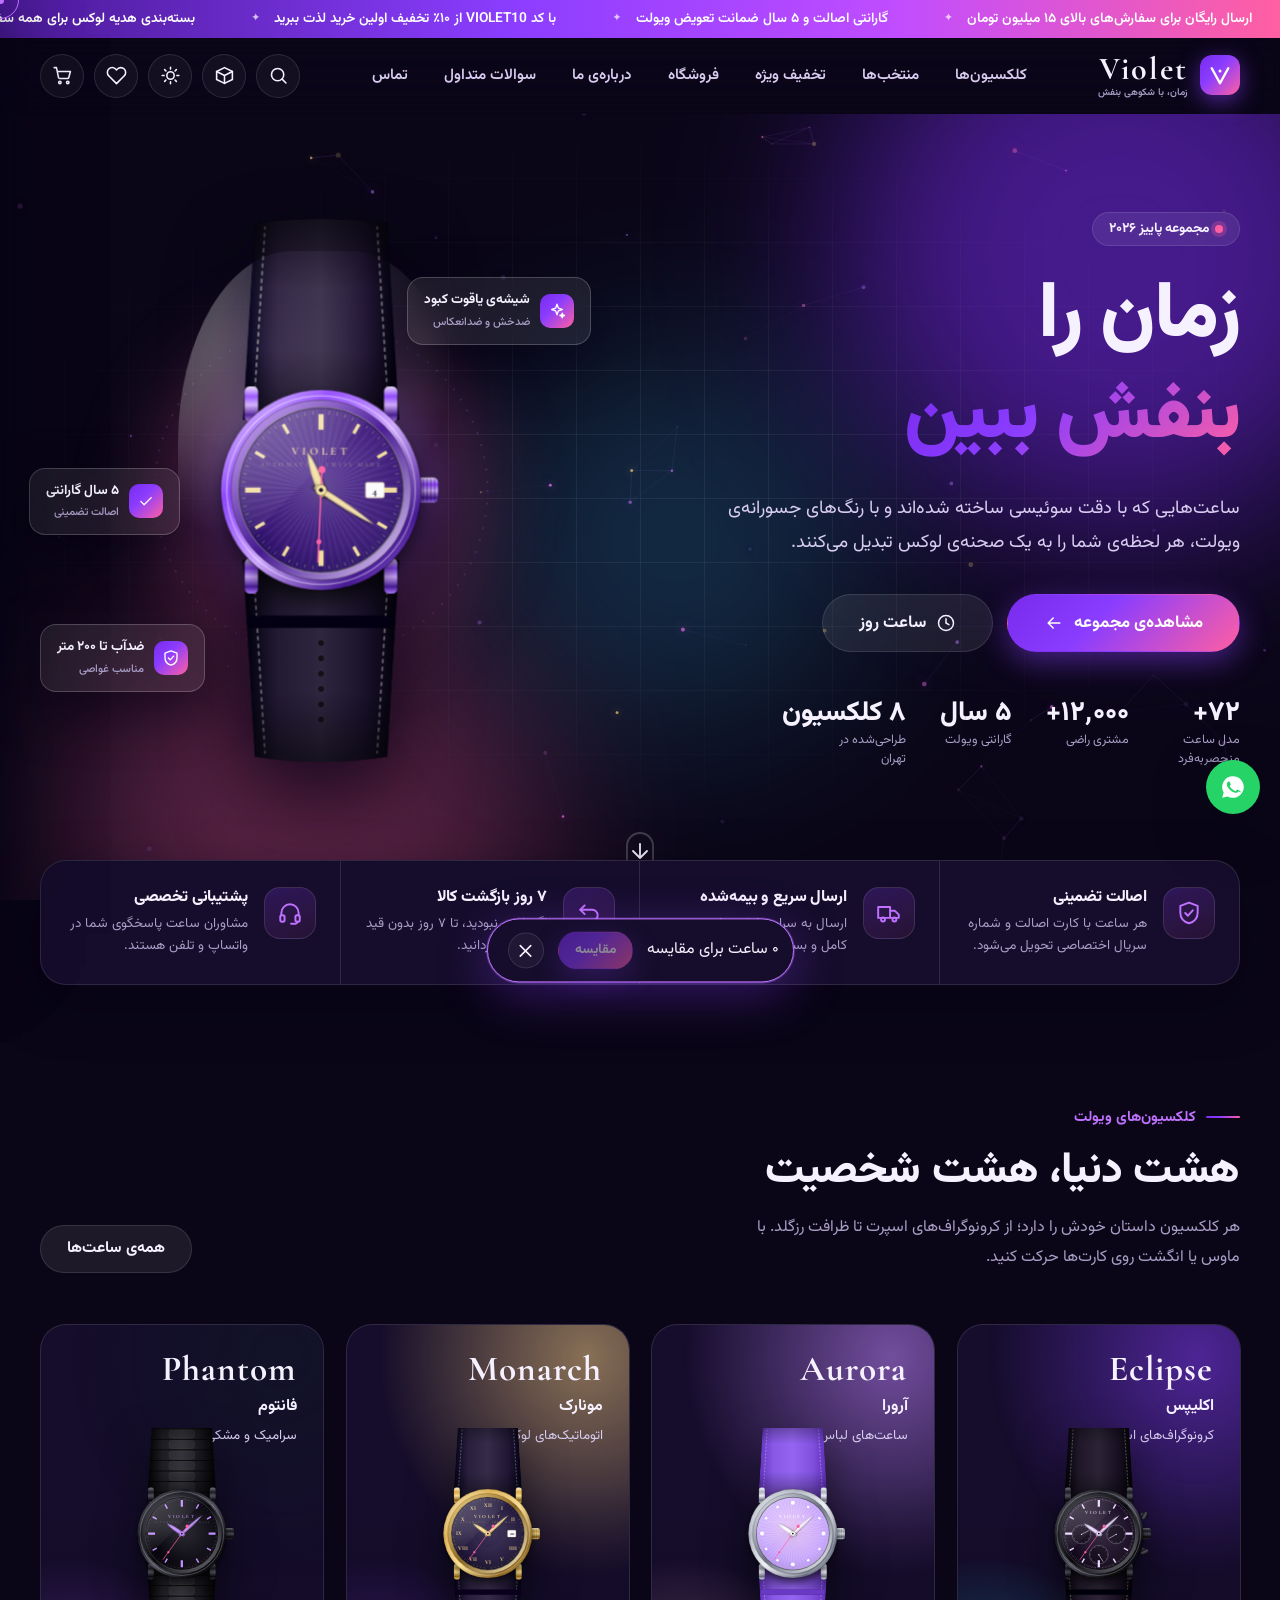
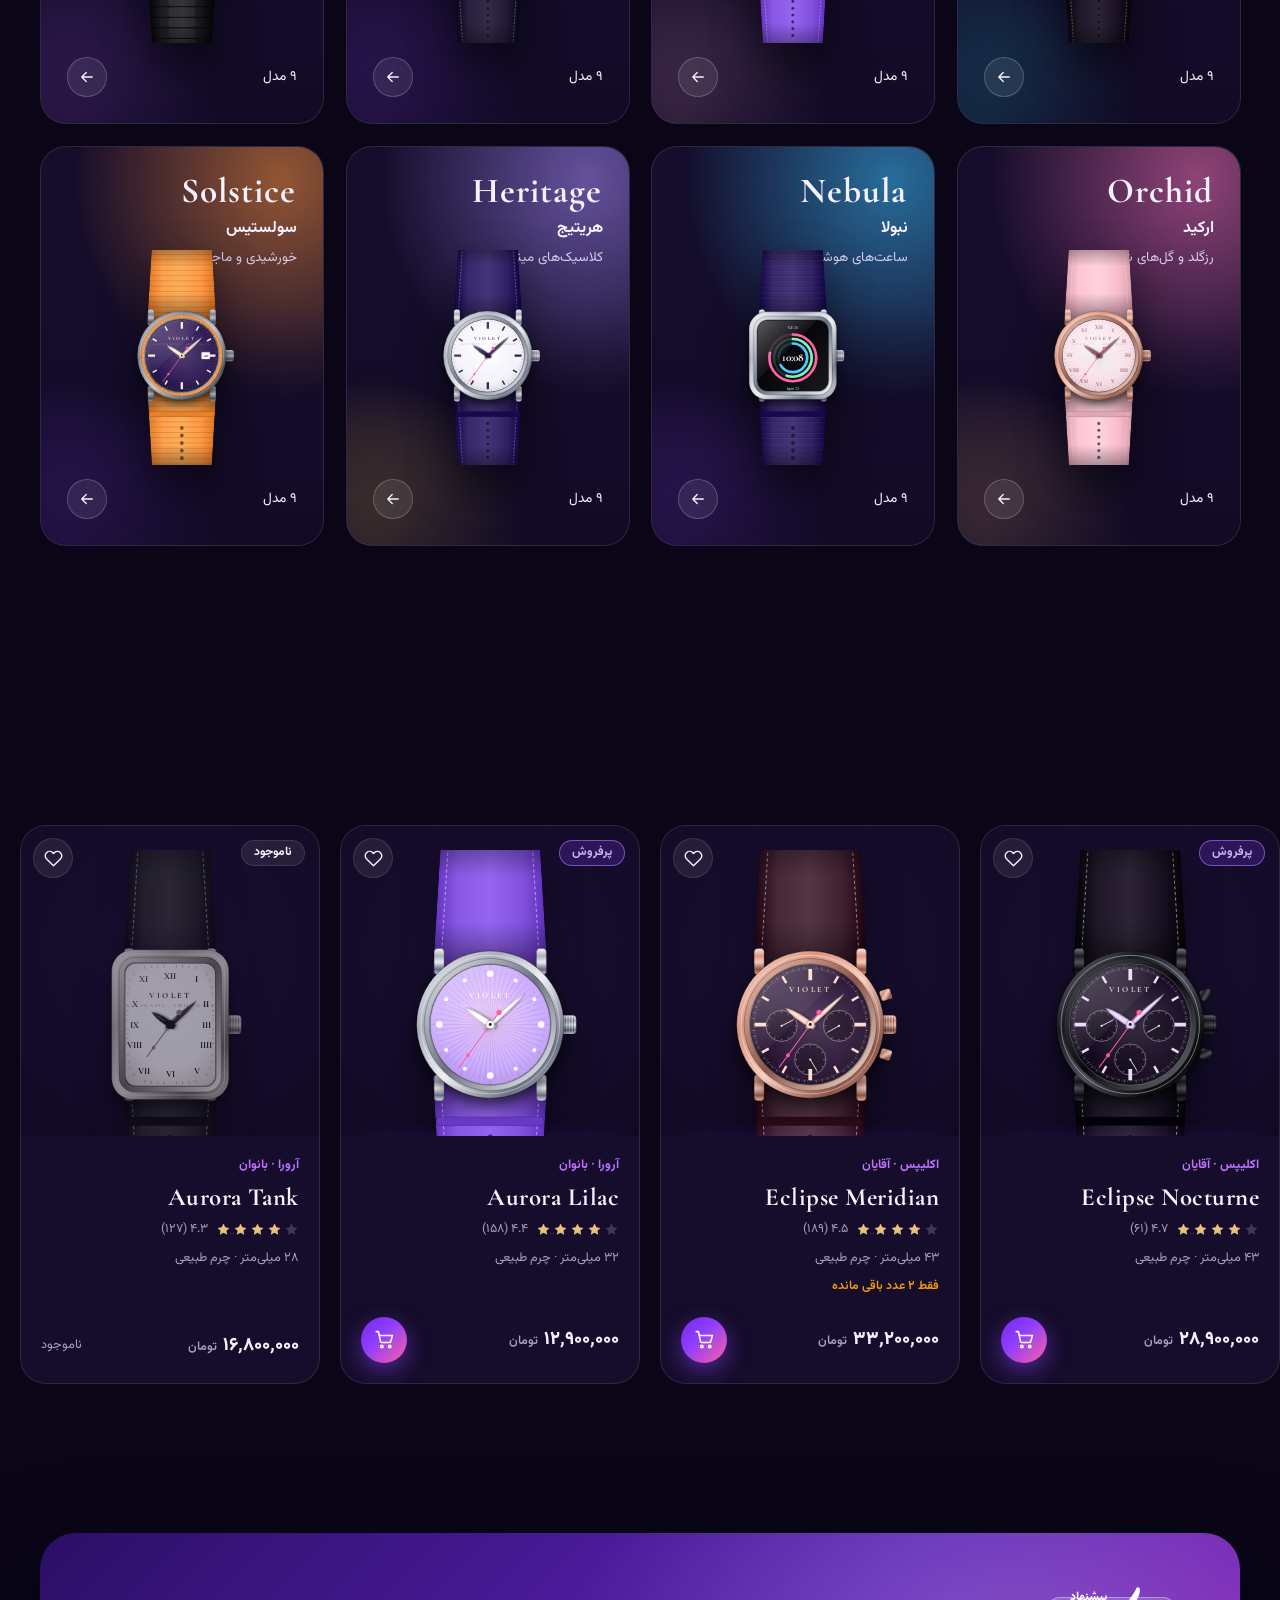
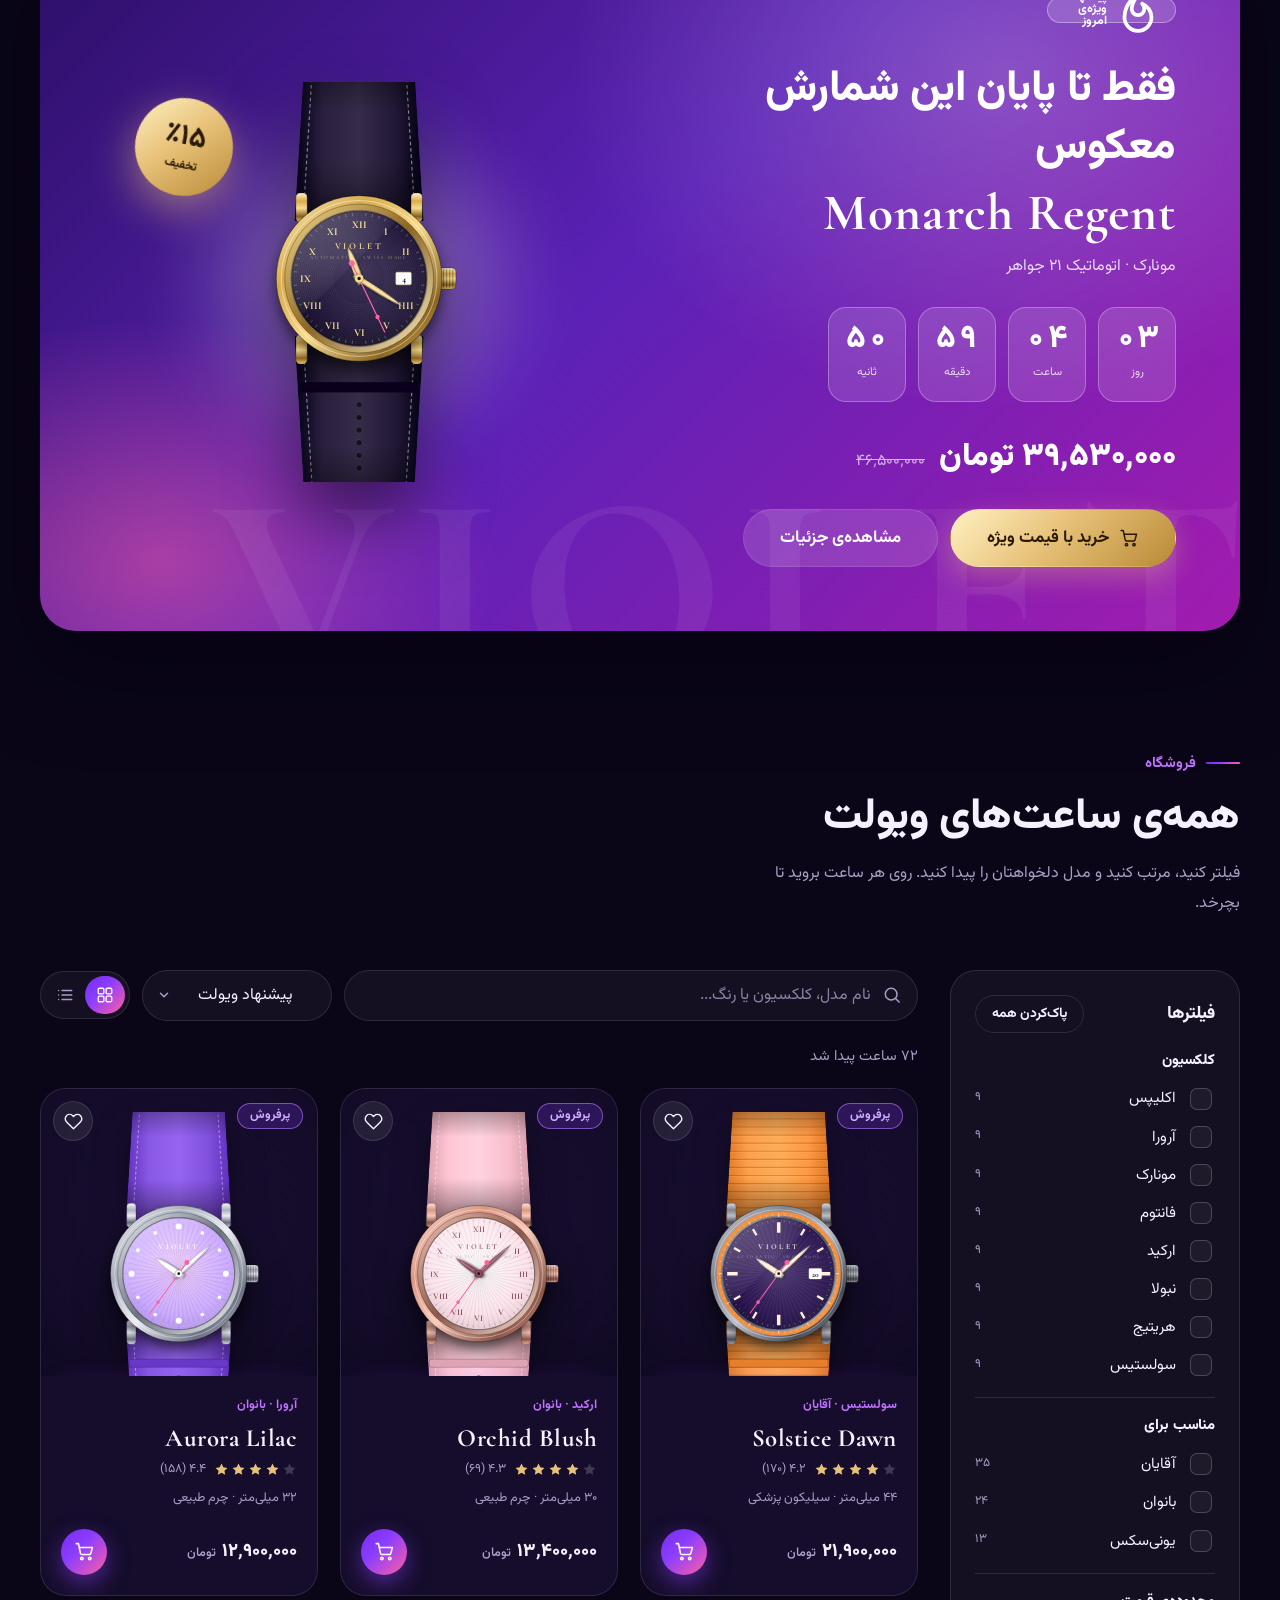
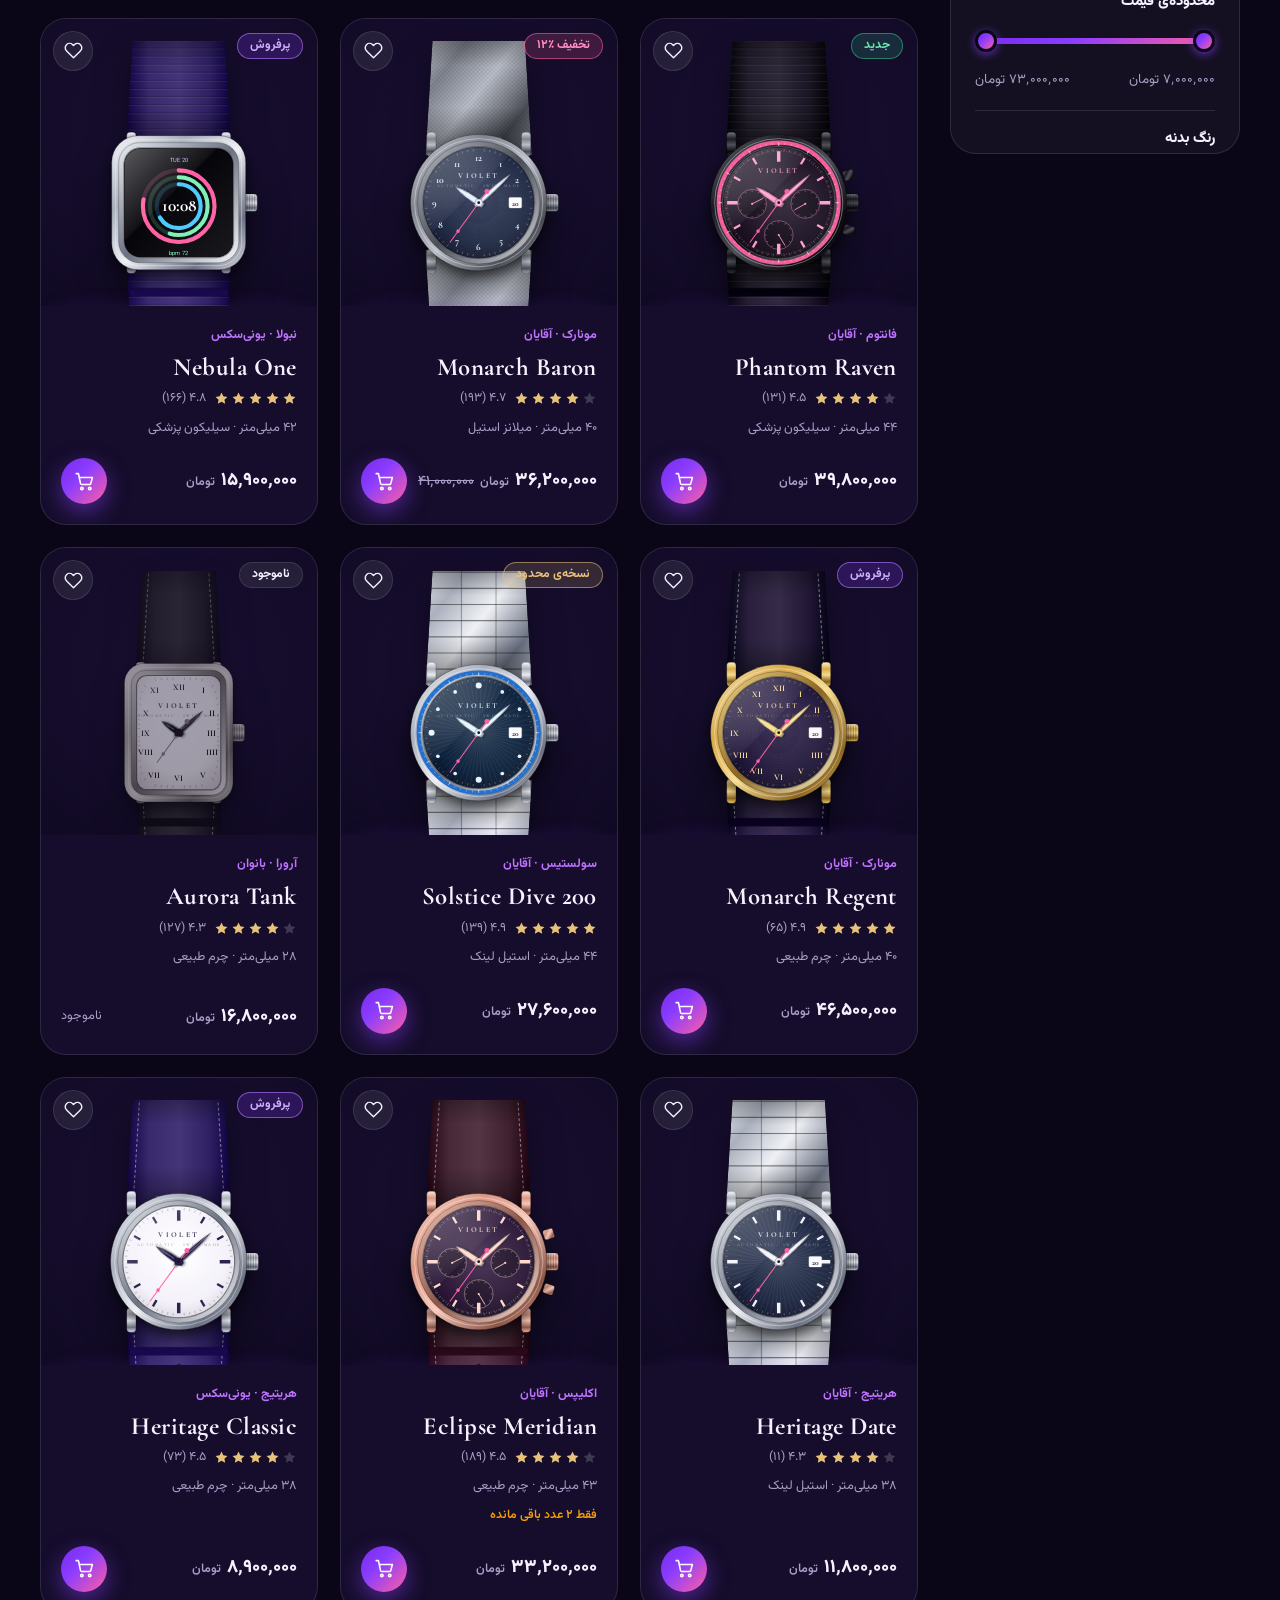
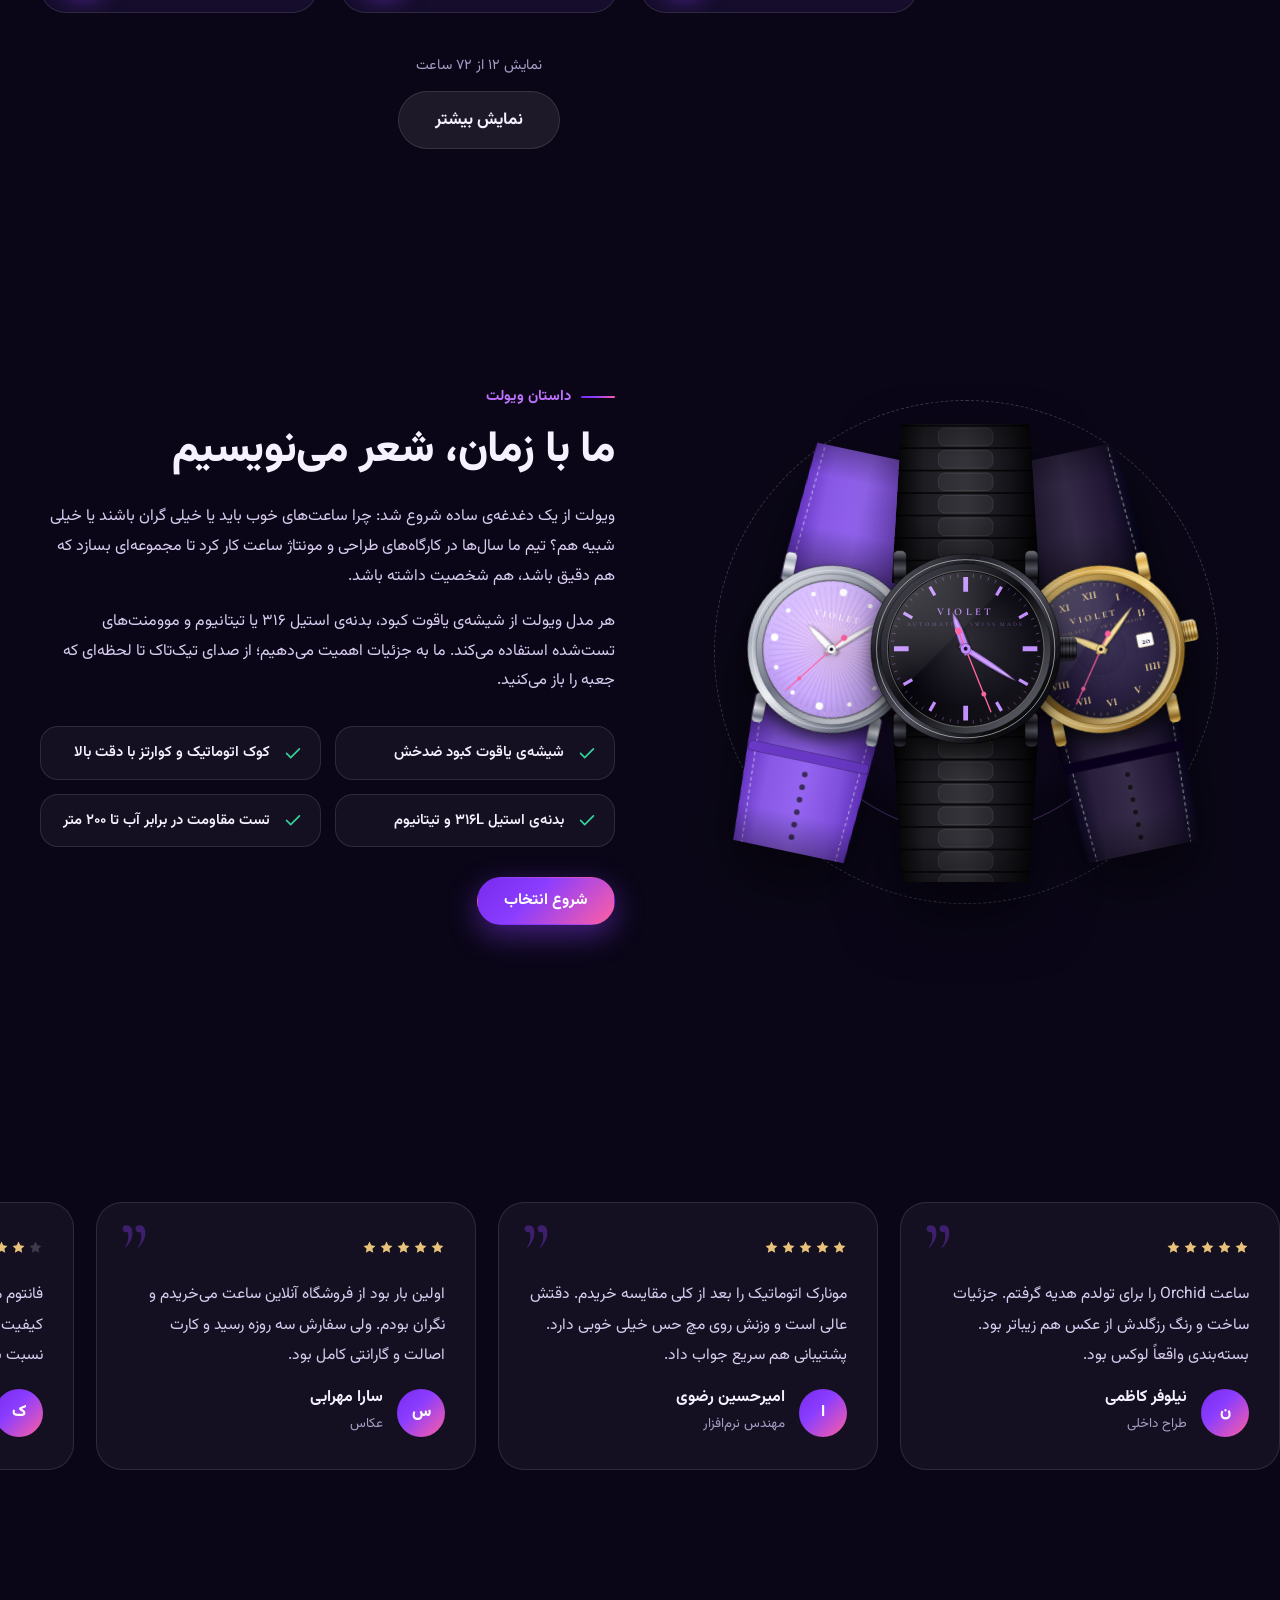
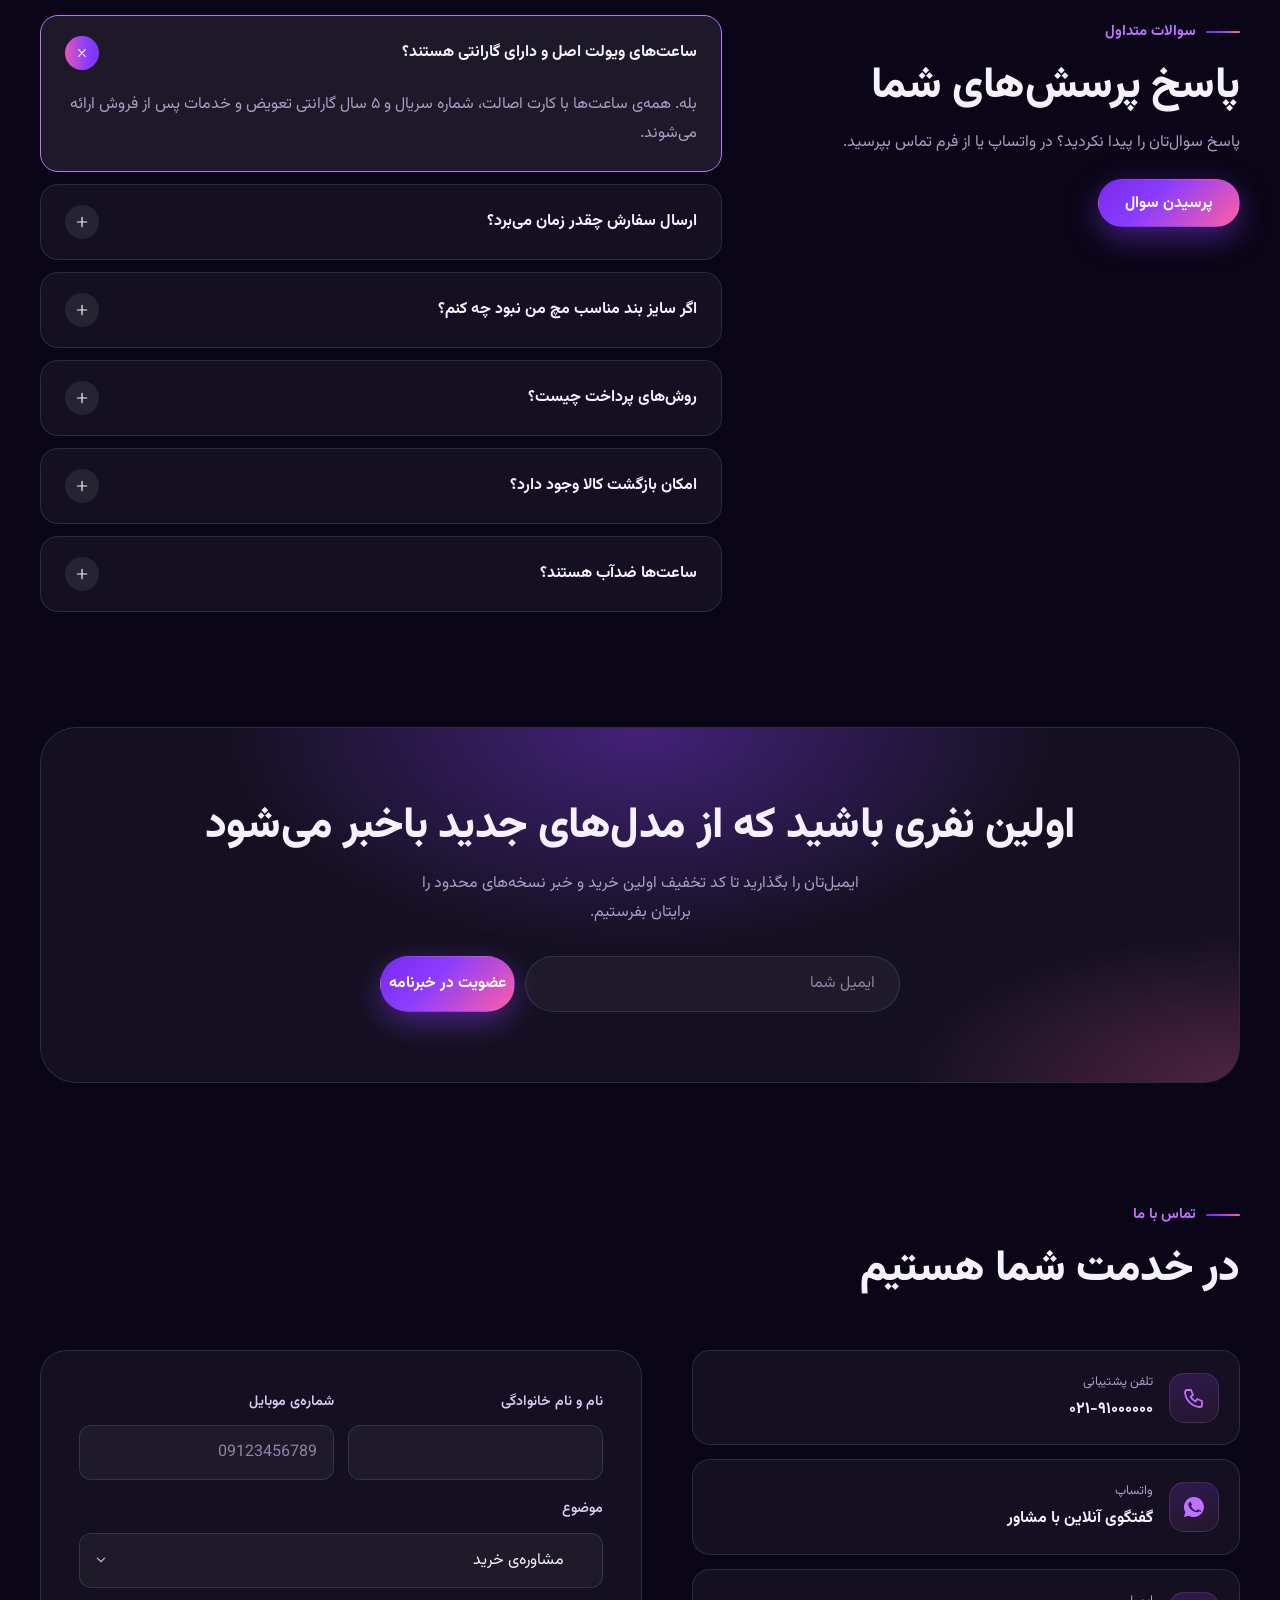
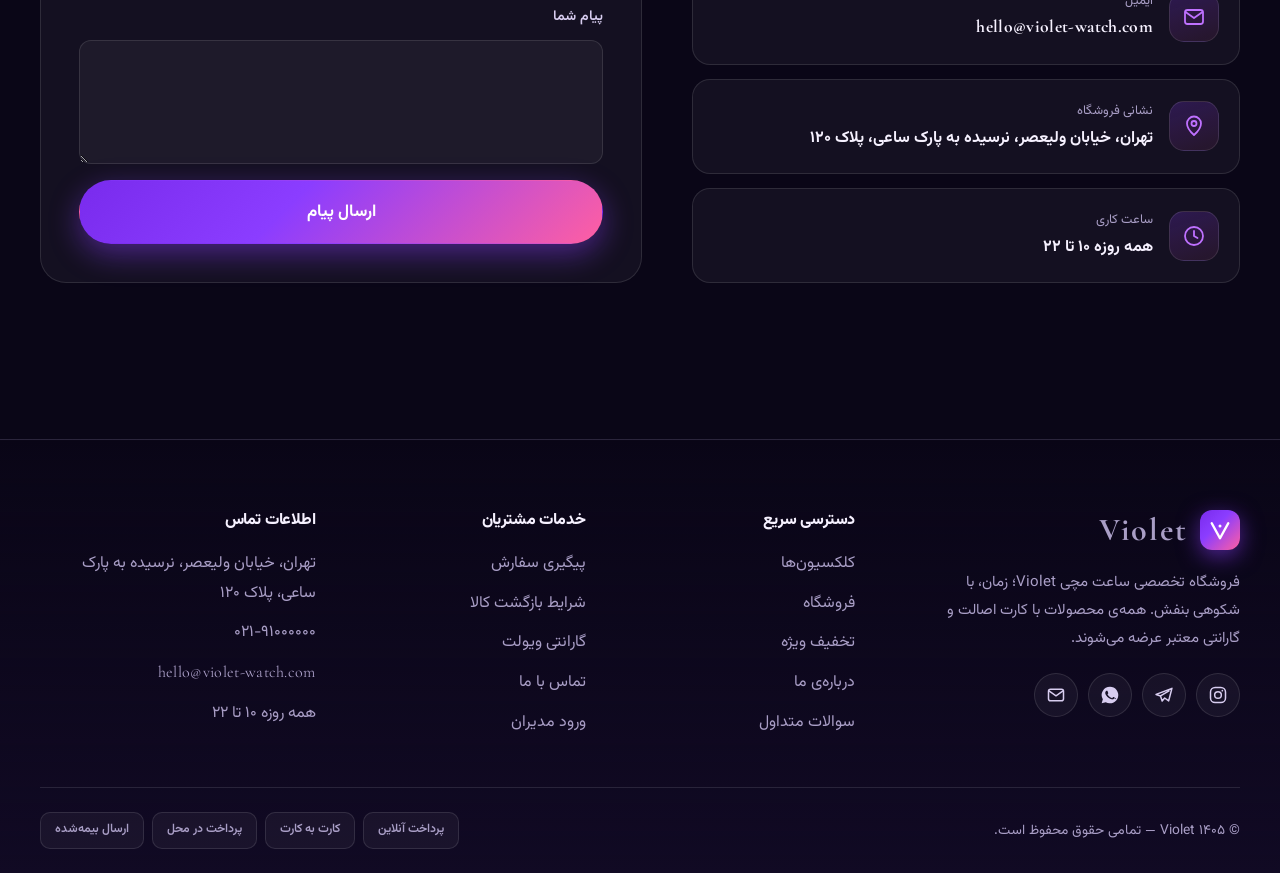
<file: index.html>
<!DOCTYPE html>
<html lang="fa" dir="rtl" data-theme="dark">
<head>
  <meta charset="utf-8">
  <meta name="viewport" content="width=device-width, initial-scale=1, viewport-fit=cover">
  <title>Violet | فروشگاه ساعت مچی ویولت</title>
  <meta name="description" content="ویولت؛ فروشگاه تخصصی ساعت مچی لوکس. بیش از ۷۰ مدل ساعت کرونوگراف، اتوماتیک، سرامیکی، هوشمند و زنانه با گارانتی اصالت و ۵ سال ضمانت.">
  <meta name="theme-color" content="#0a0617">
  <meta property="og:title" content="Violet | فروشگاه ساعت مچی ویولت">
  <meta property="og:description" content="زمان، با شکوهی بنفش. ساعت‌های لوکس ویولت با گارانتی اصالت.">
  <meta property="og:type" content="website">
  <link rel="icon" href="data:image/svg+xml,%3Csvg xmlns='http://www.w3.org/2000/svg' viewBox='0 0 32 32'%3E%3Crect width='32' height='32' rx='9' fill='%238b3dff'/%3E%3Cpath d='M7 9l9 16 9-16' stroke='white' stroke-width='3' fill='none' stroke-linecap='round' stroke-linejoin='round'/%3E%3C/svg%3E">

  <!-- Fonts: Vazirmatn (very readable Persian) + Cormorant Garamond (elegant Latin).
       Offline? See README.md ("Fonts") to host them locally. -->
  <link rel="preconnect" href="https://fonts.googleapis.com">
  <link rel="preconnect" href="https://fonts.gstatic.com" crossorigin>
  <link href="https://fonts.googleapis.com/css2?family=Cormorant+Garamond:wght@500;600;700&family=Vazirmatn:wght@300;400;500;600;700;800;900&display=swap" rel="stylesheet">

  <link rel="stylesheet" href="css/variables.css">
  <link rel="stylesheet" href="css/base.css">
  <link rel="stylesheet" href="css/layout.css">
  <link rel="stylesheet" href="css/components.css">
  <link rel="stylesheet" href="css/responsive.css">
</head>
<body>

<!-- page loader -->
<div class="loader" id="loader" aria-hidden="true">
  <div class="loader-inner">
    <div class="loader-watch"></div>
    <div class="latin">VIOLET</div>
  </div>
</div>

<div class="scroll-progress" id="scrollProgress"></div>
<div class="cursor-dot" id="cursorDot"></div>
<div class="cursor-ring" id="cursorRing"></div>

<!-- announcement bar -->
<div class="announce" id="announce" aria-label="اطلاعیه‌ها"><div class="announce-track" id="announceTrack"></div></div>

<!-- header -->
<header class="site-header" id="header">
  <div class="container header-inner">
    <button class="icon-btn menu-btn" id="menuBtn" aria-label="باز کردن منو" aria-expanded="false"></button>

    <a class="logo" href="#top" aria-label="Violet — صفحه‌ی اصلی">
      <span class="logo-mark" id="logoMark"></span>
      <span class="logo-text latin"><span id="brandName">Violet</span><small id="brandSlogan">زمان، با شکوهی بنفش</small></span>
    </a>

    <nav class="main-nav" id="mainNav" aria-label="منوی اصلی">
      <button class="icon-btn nav-close hidden" id="navClose" aria-label="بستن منو"></button>
      <a href="#collections">کلکسیون‌ها</a>
      <a href="#featured">منتخب‌ها</a>
      <a href="#deal">تخفیف ویژه</a>
      <a href="#shop">فروشگاه</a>
      <a href="#story">درباره‌ی ما</a>
      <a href="#faq">سوالات متداول</a>
      <a href="#contact">تماس</a>
    </nav>

    <div class="header-actions">
      <button class="icon-btn" id="searchBtn" aria-label="جستجو"></button>
      <button class="icon-btn hide-m" id="trackBtn" aria-label="پیگیری سفارش" title="پیگیری سفارش"></button>
      <button class="icon-btn hide-m" id="themeBtn" aria-label="تغییر تم روشن و تاریک" title="تغییر تم"></button>
      <button class="icon-btn" id="wishBtn" aria-label="علاقه‌مندی‌ها"><span class="count" id="wishCount">0</span></button>
      <button class="icon-btn" id="cartBtn" aria-label="سبد خرید"><span class="count" id="cartCount">0</span></button>
    </div>
  </div>
</header>
<div class="overlay" id="navOverlay"></div>

<main id="top">

  <!-- ============ HERO ============ -->
  <section class="hero" id="hero">
    <div class="hero-bg" aria-hidden="true">
      <span class="blob b1"></span><span class="blob b2"></span><span class="blob b3"></span>
      <div class="grid-lines"></div>
    </div>
    <canvas id="heroCanvas" aria-hidden="true"></canvas>

    <div class="container hero-inner">
      <div class="hero-text">
        <span class="badge hero-eyebrow" id="heroEyebrow"></span>
        <h1 id="heroTitle"></h1>
        <p class="hero-sub" id="heroSub"></p>
        <div class="hero-cta">
          <a class="btn btn-primary btn-lg" id="heroCta1" href="#shop"></a>
          <a class="btn btn-lg" id="heroCta2" href="#deal"></a>
        </div>
        <div class="hero-stats" id="heroStats"></div>
      </div>

      <div class="hero-stage" id="heroStage">
        <div class="stage-glow"></div>
        <svg class="orbit-ring" viewBox="0 0 400 400" aria-hidden="true"><defs><path id="orbitPath" d="M200,200 m-170,0 a170,170 0 1,1 340,0 a170,170 0 1,1 -340,0"/></defs><text><textPath href="#orbitPath" startOffset="0">VIOLET · TIME IN PURPLE · SWISS MADE · VIOLET · TIME IN PURPLE · SWISS MADE ·</textPath></text></svg>
        <svg class="orbit-ring r2" viewBox="0 0 400 400" aria-hidden="true"><circle cx="200" cy="200" r="160" fill="none" stroke="currentColor" stroke-opacity=".35" stroke-dasharray="2 10" stroke-width="2" style="color:var(--primary-2)"/></svg>

        <div class="watch-3d" id="watch3d">
          <div class="layer shadow" id="heroWatchShadow"></div>
          <div class="layer main" id="heroWatchMain"></div>
          <div class="glare"></div>
        </div>

        <div class="float-tag t1"><span class="ico" id="tagIco1"></span><span>شیشه‌ی یاقوت کبود<small>ضدخش و ضدانعکاس</small></span></div>
        <div class="float-tag t2"><span class="ico" id="tagIco2"></span><span>ضدآب تا ۲۰۰ متر<small>مناسب غواصی</small></span></div>
        <div class="float-tag t3"><span class="ico" id="tagIco3"></span><span>۵ سال گارانتی<small>اصالت تضمینی</small></span></div>
      </div>
    </div>
    <a class="scroll-hint" href="#collections" aria-label="پایین بروید"></a>
  </section>

  <!-- ============ TRUST ============ -->
  <section class="trust" id="sec-trust"><div class="container"><div class="trust-grid" id="trustGrid"></div></div></section>

  <!-- ============ COLLECTIONS ============ -->
  <section class="section" id="collections">
    <div class="container">
      <div class="section-head reveal">
        <div><span class="kicker">کلکسیون‌های ویولت</span><h2>هشت دنیا، هشت شخصیت</h2><p>هر کلکسیون داستان خودش را دارد؛ از کرونوگراف‌های اسپرت تا ظرافت رزگلد. با ماوس یا انگشت روی کارت‌ها حرکت کنید.</p></div>
        <a class="btn" href="#shop" data-col="">همه‌ی ساعت‌ها</a>
      </div>
      <div class="col-grid" id="colGrid"></div>
    </div>
  </section>

  <!-- ============ FEATURED ============ -->
  <section class="section" id="featured" style="padding-top:0">
    <div class="container">
      <div class="section-head reveal">
        <div><span class="kicker">منتخب‌های ویولت</span><h2>پرفروش‌ها و نسخه‌های محدود</h2></div>
        <div class="rail-nav"><button class="icon-btn" id="featPrev" aria-label="قبلی"></button><button class="icon-btn" id="featNext" aria-label="بعدی"></button></div>
      </div>
      <div class="rail-wrap"><div class="rail" id="featuredRail"></div></div>
    </div>
  </section>

  <!-- ============ DAILY DEAL ============ -->
  <section class="section" id="deal" style="padding-top:0">
    <div class="container"><div class="deal reveal" id="dealBox"></div></div>
  </section>

  <!-- ============ SHOP ============ -->
  <section class="section" id="shop" style="padding-top:0">
    <div class="container">
      <div class="section-head reveal">
        <div><span class="kicker">فروشگاه</span><h2>همه‌ی ساعت‌های ویولت</h2><p>فیلتر کنید، مرتب کنید و مدل دلخواهتان را پیدا کنید. روی هر ساعت بروید تا بچرخد.</p></div>
      </div>

      <div class="shop-layout">
        <aside class="filters" id="filters" aria-label="فیلترها">
          <div class="filters-head"><h3>فیلترها</h3><button class="btn btn-sm btn-ghost" id="filterReset">پاک‌کردن همه</button></div>
          <div id="filterBody"></div>
          <button class="btn btn-primary btn-block hidden filters-apply" id="filtersApply" style="margin-top:14px">نمایش نتایج</button>
        </aside>

        <div class="shop-main">
          <div class="shop-toolbar">
            <button class="btn filter-toggle" id="filterToggle"></button>
            <label class="shop-search"><span class="sr-only">جستجو در فروشگاه</span><span id="shopSearchIco"></span><input class="input" id="shopSearch" type="search" placeholder="نام مدل، کلکسیون یا رنگ..." autocomplete="off"></label>
            <select class="select" id="sortSelect" aria-label="مرتب‌سازی">
              <option value="featured">پیشنهاد ویولت</option>
              <option value="newest">جدیدترین</option>
              <option value="bestseller">پرفروش‌ترین</option>
              <option value="priceAsc">ارزان‌ترین</option>
              <option value="priceDesc">گران‌ترین</option>
              <option value="rating">بیشترین امتیاز</option>
              <option value="discount">بیشترین تخفیف</option>
            </select>
            <div class="view-toggle" role="group" aria-label="نحوه‌ی نمایش"><button class="active" id="viewGrid" aria-label="شبکه‌ای"></button><button id="viewList" aria-label="لیستی"></button></div>
          </div>
          <div class="result-info"><span id="resultInfo"></span><div class="active-filters" id="activeFilters"></div></div>
          <div class="p-grid" id="pGrid"></div>
          <div class="load-more" id="loadMore"><span id="loadMoreInfo"></span><button class="btn btn-lg" id="loadMoreBtn">نمایش بیشتر</button></div>
        </div>
      </div>
    </div>
  </section>

  <!-- ============ STORY ============ -->
  <section class="section" id="story">
    <div class="container story-grid">
      <div class="story-visual reveal" id="storyVisual"><span class="ring a"></span><span class="ring b"></span></div>
      <div class="story-text reveal">
        <div class="section-head" style="margin-bottom:0"><div><span class="kicker">داستان ویولت</span></div></div>
        <h2 id="storyTitle"></h2>
        <p id="storyText1"></p><p id="storyText2"></p>
        <ul class="story-points" id="storyPoints"></ul>
        <a class="btn btn-primary" style="margin-top:30px" href="#shop">شروع انتخاب</a>
      </div>
    </div>
  </section>

  <!-- ============ TESTIMONIALS ============ -->
  <section class="section" id="testimonials" style="padding-top:0">
    <div class="container">
      <div class="section-head reveal">
        <div><span class="kicker">نظر مشتریان</span><h2>آن‌ها که زمان را بنفش دیدند</h2></div>
        <div class="rail-nav"><button class="icon-btn" id="testiPrev" aria-label="قبلی"></button><button class="icon-btn" id="testiNext" aria-label="بعدی"></button></div>
      </div>
      <div class="testi-wrap"><div class="testi-track" id="testiTrack"></div></div>
    </div>
  </section>

  <!-- ============ FAQ ============ -->
  <section class="section" id="faq" style="padding-top:0">
    <div class="container faq-grid">
      <div class="section-head reveal"><div><span class="kicker">سوالات متداول</span><h2>پاسخ پرسش‌های شما</h2><p>پاسخ سوال‌تان را پیدا نکردید؟ در واتساپ یا از فرم تماس بپرسید.</p><a class="btn btn-primary" style="margin-top:22px" href="#contact">پرسیدن سوال</a></div></div>
      <div class="faq-list reveal" id="faqList"></div>
    </div>
  </section>

  <!-- ============ NEWSLETTER ============ -->
  <section class="section" id="newsletter" style="padding-top:0">
    <div class="container">
      <div class="news reveal">
        <h2>اولین نفری باشید که از مدل‌های جدید باخبر می‌شود</h2>
        <p>ایمیل‌تان را بگذارید تا کد تخفیف اولین خرید و خبر نسخه‌های محدود را برایتان بفرستیم.</p>
        <form class="news-form" id="newsForm" novalidate>
          <input class="input" id="newsEmail" type="email" placeholder="ایمیل شما" autocomplete="email" aria-label="ایمیل">
          <button class="btn btn-primary" type="submit">عضویت در خبرنامه</button>
        </form>
      </div>
    </div>
  </section>

  <!-- ============ CONTACT ============ -->
  <section class="section" id="contact" style="padding-top:0">
    <div class="container">
      <div class="section-head reveal"><div><span class="kicker">تماس با ما</span><h2>در خدمت شما هستیم</h2></div></div>
      <div class="contact-grid">
        <div class="contact-info reveal" id="contactInfo"></div>
        <form class="contact-form reveal" id="contactForm" novalidate>
          <div class="row cols-2">
            <div class="field"><label for="cfName">نام و نام خانوادگی</label><input class="input" id="cfName" autocomplete="name"></div>
            <div class="field"><label for="cfPhone">شماره‌ی موبایل</label><input class="input" id="cfPhone" inputmode="tel" autocomplete="tel" placeholder="09123456789"></div>
          </div>
          <div class="field"><label for="cfSubject">موضوع</label>
            <select class="select" id="cfSubject"><option>مشاوره‌ی خرید</option><option>پیگیری سفارش</option><option>گارانتی و خدمات پس از فروش</option><option>همکاری و فروش عمده</option><option>سایر موارد</option></select></div>
          <div class="field"><label for="cfText">پیام شما</label><textarea class="textarea" id="cfText"></textarea></div>
          <button class="btn btn-primary btn-lg" type="submit">ارسال پیام</button>
        </form>
      </div>
    </div>
  </section>
</main>

<!-- ============ FOOTER ============ -->
<footer class="site-footer">
  <div class="container">
    <div class="footer-grid">
      <div class="footer-about">
        <a class="logo" href="#top"><span class="logo-mark" id="footLogoMark"></span><span class="logo-text latin"><span id="footBrand">Violet</span></span></a>
        <p id="footAbout"></p>
        <div class="socials" id="socials"></div>
      </div>
      <div><h4>دسترسی سریع</h4><ul>
        <li><a href="#collections">کلکسیون‌ها</a></li><li><a href="#shop">فروشگاه</a></li><li><a href="#deal">تخفیف ویژه</a></li><li><a href="#story">درباره‌ی ما</a></li><li><a href="#faq">سوالات متداول</a></li></ul></div>
      <div><h4>خدمات مشتریان</h4><ul>
        <li><a href="#" data-open="track">پیگیری سفارش</a></li><li><a href="#faq">شرایط بازگشت کالا</a></li><li><a href="#faq">گارانتی ویولت</a></li><li><a href="#contact">تماس با ما</a></li><li><a href="admin/index.html">ورود مدیران</a></li></ul></div>
      <div class="footer-contact"><h4>اطلاعات تماس</h4><ul id="footContact"></ul></div>
    </div>
    <div class="footer-bottom">
      <span id="copyright"></span>
      <div class="pay-badges"><span>پرداخت آنلاین</span><span>کارت به کارت</span><span>پرداخت در محل</span><span>ارسال بیمه‌شده</span></div>
    </div>
  </div>
</footer>

<!-- floating buttons -->
<div class="fab-stack">
  <a class="fab wa" id="waBtn" href="#" target="_blank" rel="noopener" aria-label="گفتگو در واتساپ"></a>
  <button class="fab up" id="upBtn" aria-label="بازگشت به بالا"></button>
</div>

<!-- compare bar -->
<div class="compare-bar" id="compareBar"><span id="compareText"></span><button class="btn btn-primary btn-sm" id="compareOpen">مقایسه</button><button class="icon-btn" id="compareClear" aria-label="پاک کردن مقایسه" style="width:36px;height:36px"></button></div>

<!-- overlays -->
<div class="overlay" id="overlay"></div>

<aside class="drawer" id="cartDrawer" aria-label="سبد خرید" aria-hidden="true">
  <div class="drawer-head"><h3 id="cartHeadTitle">سبد خرید</h3><button class="icon-btn" data-close="cart" aria-label="بستن"></button></div>
  <div class="drawer-body" id="cartBody"></div>
  <div class="drawer-foot" id="cartFoot"></div>
</aside>

<aside class="drawer" id="wishDrawer" aria-label="علاقه‌مندی‌ها" aria-hidden="true">
  <div class="drawer-head"><h3>علاقه‌مندی‌ها</h3><button class="icon-btn" data-close="wish" aria-label="بستن"></button></div>
  <div class="drawer-body" id="wishBody"></div>
</aside>

<div class="modal" id="productModal" role="dialog" aria-modal="true" aria-label="جزئیات محصول" aria-hidden="true"><div class="modal-bg" data-close="product"></div>
  <div class="modal-box"><button class="icon-btn modal-close" data-close="product" aria-label="بستن"></button><div class="modal-scroll" id="pdContent"></div></div></div>

<div class="modal" id="checkoutModal" role="dialog" aria-modal="true" aria-label="تکمیل خرید" aria-hidden="true"><div class="modal-bg" data-close="checkout"></div>
  <div class="modal-box md"><button class="icon-btn modal-close" data-close="checkout" aria-label="بستن"></button><div class="modal-scroll" id="checkoutContent"></div></div></div>

<div class="modal" id="trackModal" role="dialog" aria-modal="true" aria-label="پیگیری سفارش" aria-hidden="true"><div class="modal-bg" data-close="track"></div>
  <div class="modal-box sm"><button class="icon-btn modal-close" data-close="track" aria-label="بستن"></button><div class="modal-scroll" id="trackContent"></div></div></div>

<div class="modal" id="compareModal" role="dialog" aria-modal="true" aria-label="مقایسه‌ی ساعت‌ها" aria-hidden="true"><div class="modal-bg" data-close="compare"></div>
  <div class="modal-box md"><button class="icon-btn modal-close" data-close="compare" aria-label="بستن"></button><div class="modal-scroll"><div class="modal-title"><h2>مقایسه‌ی ساعت‌ها</h2></div><div class="modal-pad"><div class="table-wrap" id="compareContent"></div></div></div></div></div>

<div class="search-ov" id="searchOv" role="dialog" aria-modal="true" aria-label="جستجو" aria-hidden="true">
  <div class="search-box">
    <label class="shop-search"><span class="sr-only">جستجو</span><span id="searchOvIco"></span><input class="input" id="searchInput" type="search" placeholder="دنبال کدام ساعت می‌گردید؟" autocomplete="off"></label>
    <div class="search-results" id="searchResults"></div>
    <div class="quick-tags" id="quickTags"></div>
    <div style="text-align:center;margin-top:18px"><button class="btn btn-ghost" data-close="search">بستن (Esc)</button></div>
  </div>
</div>

<div class="toasts" id="toasts" aria-live="polite"></div>

<!-- core -->
<script src="js/core/utils.js"></script>
<script src="js/core/icons.js"></script>
<script src="js/core/defaults.js"></script>
<script src="js/core/watch-svg.js"></script>
<script src="js/core/products-data.js"></script>
<script src="js/core/db.js"></script>
<!-- storefront -->
<script src="js/site/ui.js"></script>
<script src="js/site/cards.js"></script>
<script src="js/site/hero.js"></script>
<script src="js/site/sections.js"></script>
<script src="js/site/shop.js"></script>
<script src="js/site/product.js"></script>
<script src="js/site/cart.js"></script>
<script src="js/site/checkout.js"></script>
<script src="js/site/forms.js"></script>
<script src="js/site/app.js"></script>
</body>
</html>
</file>
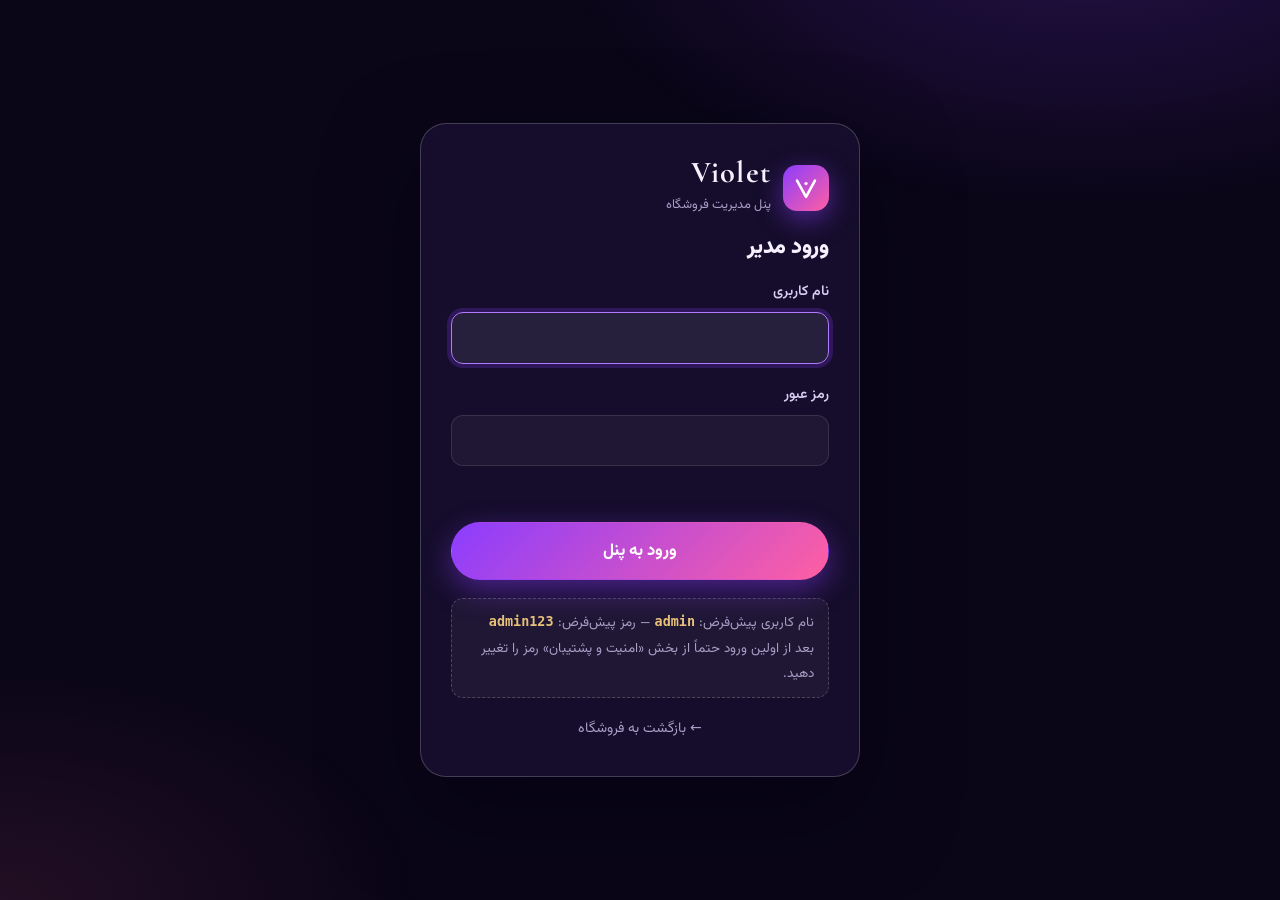
<file: admin/index.html>
<!DOCTYPE html>
<html lang="fa" dir="rtl" data-theme="dark">
<head>
  <meta charset="utf-8">
  <meta name="viewport" content="width=device-width, initial-scale=1, viewport-fit=cover">
  <meta name="robots" content="noindex, nofollow">
  <title>پنل مدیریت ویولت</title>
  <link rel="icon" href="../assets/favicon.svg">
  <link rel="preconnect" href="https://fonts.googleapis.com">
  <link rel="preconnect" href="https://fonts.gstatic.com" crossorigin>
  <link href="https://fonts.googleapis.com/css2?family=Cormorant+Garamond:wght@500;600;700&family=Vazirmatn:wght@300;400;500;600;700;800;900&display=swap" rel="stylesheet">
  <link rel="stylesheet" href="../css/variables.css">
  <link rel="stylesheet" href="../css/base.css">
  <link rel="stylesheet" href="../css/components.css">
  <link rel="stylesheet" href="admin.css">
</head>
<body class="admin">

<!-- ================= login ================= -->
<section class="login" id="login">
  <form class="login-card" id="loginForm" novalidate>
    <div class="brand"><span class="mark" id="loginMark"></span><div><b>Violet</b><small>پنل مدیریت فروشگاه</small></div></div>
    <h1>ورود مدیر</h1>
    <div class="field"><label for="lgUser">نام کاربری</label><input class="input" id="lgUser" autocomplete="username" style="direction:ltr;text-align:left" autofocus></div>
    <div class="field"><label for="lgPass">رمز عبور</label><input class="input" id="lgPass" type="password" autocomplete="current-password" style="direction:ltr;text-align:left"></div>
    <div class="login-err" id="loginErr" role="alert"></div>
    <button class="btn btn-primary btn-lg btn-block" type="submit">ورود به پنل</button>
    <div class="login-hint" id="loginHint">نام کاربری پیش‌فرض: <b>admin</b> — رمز پیش‌فرض: <b>admin123</b><br>بعد از اولین ورود حتماً از بخش «امنیت و پشتیبان» رمز را تغییر دهید.</div>
    <a class="muted" href="../index.html" style="text-align:center;font-size:.88rem">← بازگشت به فروشگاه</a>
  </form>
</section>

<!-- ================= app shell ================= -->
<div class="shell hidden" id="shell">
  <aside class="side" id="side" aria-label="منوی مدیریت">
    <div class="brand"><span class="mark" id="sideMark"></span><div><b>Violet</b><small>پنل مدیریت</small></div></div>
    <nav class="nav" id="nav"></nav>
    <div class="side-foot">
      <a class="btn btn-sm" href="../index.html" target="_blank" rel="noopener" id="viewSite"></a>
      <button class="btn btn-sm btn-ghost" id="logoutBtn"></button>
    </div>
  </aside>
  <div class="side-bg" id="sideBg"></div>

  <div class="main">
    <header class="top">
      <button class="icon-btn menu-btn" id="menuBtn" aria-label="باز کردن منو"></button>
      <h1 id="pageTitle">داشبورد</h1>
      <button class="icon-btn" id="themeBtn" aria-label="تغییر تم"></button>
    </header>
    <main class="view" id="view" tabindex="-1"></main>
  </div>
</div>

<div class="toasts" id="toasts" aria-live="polite"></div>
<div id="modalHost"></div>

<!-- core (shared with the storefront) -->
<script src="../js/core/utils.js"></script>
<script src="../js/core/icons.js"></script>
<script src="../js/core/defaults.js"></script>
<script src="../js/core/watch-svg.js"></script>
<script src="../js/core/products-data.js"></script>
<script src="../js/core/db.js"></script>
<!-- admin -->
<script src="js/core.js"></script>
<script src="js/dashboard.js"></script>
<script src="js/products.js"></script>
<script src="js/product-editor.js"></script>
<script src="js/orders.js"></script>
<script src="js/catalog.js"></script>
<script src="js/engage.js"></script>
<script src="js/settings.js"></script>
<script src="js/settings-content.js"></script>
<script src="js/system.js"></script>
<script src="js/app.js"></script>
</body>
</html>
</file>
<file: css/variables.css>
/* ==========================================================
   Violet — variables.css
   Design tokens. Change colours / radii here (or from the
   admin panel > Settings > Appearance).
   ========================================================== */

:root {
  /* brand */
  --primary: #8b3dff;
  --primary-2: #b27bff;
  --primary-deep: #4a1a96;
  --accent: #e8c27a;
  --hot: #ff5fa2;
  --ok: #34d399;
  --warn: #f59e0b;
  --danger: #f87171;
  --info: #38bdf8;

  --grad: linear-gradient(135deg, #7c3aed 0%, #b04dff 52%, #ff5fa2 100%);
  --grad-gold: linear-gradient(135deg, #fff1c2 0%, #e8c27a 45%, #b98a35 100%);
  --grad-soft: linear-gradient(160deg, rgba(139, 61, 255, .22), rgba(255, 95, 162, .08));

  /* dark theme (default) */
  --bg: #0a0617;
  --bg-2: #110a24;
  --bg-3: #190f33;
  --surface: rgba(255, 255, 255, .045);
  --surface-2: rgba(255, 255, 255, .08);
  --surface-solid: #150d2b;
  --line: rgba(255, 255, 255, .11);
  --line-strong: rgba(255, 255, 255, .2);
  --text: #f6f1ff;
  --text-2: #d8cdf0;
  --muted: #a99ec6;
  --on-primary: #fff;
  --shadow-sm: 0 4px 14px rgba(5, 0, 20, .35);
  --shadow: 0 18px 50px rgba(5, 0, 20, .5);
  --shadow-lg: 0 34px 90px rgba(5, 0, 20, .65);
  --glow: 0 0 0 1px rgba(178, 123, 255, .35), 0 12px 50px rgba(139, 61, 255, .35);
  --overlay: rgba(6, 2, 16, .72);
  --card-shine: rgba(255, 255, 255, .14);
  --header-bg: rgba(10, 6, 23, .72);

  /* shape */
  --r-xs: 8px;
  --r-sm: 12px;
  --r: 18px;
  --r-lg: 26px;
  --r-xl: 36px;
  --r-pill: 999px;

  /* type */
  --font: 'Vazirmatn', 'Vazir', 'Tahoma', 'Segoe UI', system-ui, sans-serif;
  --font-latin: 'Cormorant Garamond', 'Playfair Display', Georgia, 'Times New Roman', serif;

  /* layout */
  --container: 1280px;
  --gutter: clamp(16px, 4vw, 40px);
  --header-h: 76px;
  --announce-h: 38px;

  /* motion */
  --ease: cubic-bezier(.22, 1, .36, 1);
  --ease-spring: cubic-bezier(.34, 1.56, .64, 1);
  --t-fast: .18s;
  --t: .35s;
  --t-slow: .7s;

  --z-header: 50;
  --z-drawer: 80;
  --z-modal: 90;
  --z-toast: 120;
}

/* ---------- light theme ---------- */
:root[data-theme="light"] {
  --bg: #f8f5ff;
  --bg-2: #f0eaff;
  --bg-3: #e7ddff;
  --surface: rgba(255, 255, 255, .72);
  --surface-2: rgba(255, 255, 255, .95);
  --surface-solid: #ffffff;
  --line: rgba(60, 20, 120, .13);
  --line-strong: rgba(60, 20, 120, .26);
  --text: #1b0f38;
  --text-2: #3d2a66;
  --muted: #6f6090;
  --shadow-sm: 0 4px 14px rgba(70, 30, 140, .1);
  --shadow: 0 18px 50px rgba(70, 30, 140, .16);
  --shadow-lg: 0 34px 90px rgba(70, 30, 140, .24);
  --glow: 0 0 0 1px rgba(139, 61, 255, .35), 0 12px 40px rgba(139, 61, 255, .22);
  --overlay: rgba(30, 10, 70, .5);
  --card-shine: rgba(255, 255, 255, .9);
  --header-bg: rgba(248, 245, 255, .8);
  --grad-soft: linear-gradient(160deg, rgba(139, 61, 255, .12), rgba(255, 95, 162, .06));
}
</file>
<file: css/base.css>
/* ==========================================================
   Violet — base.css
   Reset, typography, buttons, forms and small utilities
   ========================================================== */

*, *::before, *::after { box-sizing: border-box; }

html {
  -webkit-text-size-adjust: 100%;
  scroll-behavior: smooth;
  scroll-padding-top: calc(var(--header-h) + 20px);
}

body {
  margin: 0;
  font-family: var(--font);
  font-size: 16px;
  line-height: 1.85;
  color: var(--text);
  background: var(--bg);
  -webkit-font-smoothing: antialiased;
  -moz-osx-font-smoothing: grayscale;
  text-rendering: optimizeLegibility;
  overflow-x: hidden;
  min-height: 100vh;
}

body.no-scroll { overflow: hidden; }

img, svg, canvas, video { max-width: 100%; display: block; }
a { color: inherit; text-decoration: none; }
button { font: inherit; color: inherit; cursor: pointer; border: 0; background: none; padding: 0; }
input, select, textarea { font: inherit; color: inherit; }
ul, ol { margin: 0; padding: 0; list-style: none; }
h1, h2, h3, h4, h5, p, figure { margin: 0; }

h1, h2, h3, h4 { font-weight: 800; line-height: 1.35; letter-spacing: -.01em; }
h1 { font-size: clamp(2.4rem, 6.2vw, 4.9rem); line-height: 1.18; font-weight: 900; }
h2 { font-size: clamp(1.7rem, 3.6vw, 2.7rem); }
h3 { font-size: 1.25rem; }
p { color: var(--text-2); }

::selection { background: var(--primary); color: #fff; }

:focus-visible {
  outline: 2px solid var(--primary-2);
  outline-offset: 3px;
  border-radius: 6px;
}

/* scrollbar */
* { scrollbar-width: thin; scrollbar-color: var(--primary) transparent; }
::-webkit-scrollbar { width: 9px; height: 9px; }
::-webkit-scrollbar-thumb { background: linear-gradient(var(--primary), var(--hot)); border-radius: 8px; }
::-webkit-scrollbar-track { background: transparent; }

/* ---------- layout helpers ---------- */
.container { width: 100%; max-width: var(--container); margin-inline: auto; padding-inline: var(--gutter); }
.latin { font-family: var(--font-latin); letter-spacing: .02em; }
.muted { color: var(--muted); }
.center { text-align: center; }
.hidden { display: none !important; }
.sr-only {
  position: absolute; width: 1px; height: 1px; margin: -1px; padding: 0;
  overflow: hidden; clip: rect(0, 0, 0, 0); white-space: nowrap; border: 0;
}
.grad-text {
  background: var(--grad);
  -webkit-background-clip: text; background-clip: text;
  -webkit-text-fill-color: transparent; color: transparent;
}
.gold-text {
  background: var(--grad-gold);
  -webkit-background-clip: text; background-clip: text;
  -webkit-text-fill-color: transparent; color: transparent;
}

/* ---------- buttons ---------- */
.btn {
  --btn-bg: var(--surface-2);
  --btn-fg: var(--text);
  position: relative;
  display: inline-flex; align-items: center; justify-content: center; gap: 10px;
  min-height: 48px; padding: 0 26px;
  border-radius: var(--r-pill);
  background: var(--btn-bg); color: var(--btn-fg);
  border: 1px solid var(--line);
  font-weight: 700; font-size: .98rem; line-height: 1;
  white-space: nowrap;
  overflow: hidden; isolation: isolate;
  transition: transform var(--t-fast) var(--ease), box-shadow var(--t) var(--ease), background var(--t), border-color var(--t);
  -webkit-tap-highlight-color: transparent;
}
.btn:hover { transform: translateY(-2px); border-color: var(--line-strong); }
.btn:active { transform: translateY(0) scale(.98); }
.btn[disabled], .btn.is-disabled { opacity: .5; pointer-events: none; }
.btn svg { width: 20px; height: 20px; flex: none; }

.btn-primary {
  --btn-fg: #fff;
  background: var(--grad);
  border-color: transparent;
  box-shadow: 0 10px 30px rgba(139, 61, 255, .45);
}
.btn-primary::before {
  content: ''; position: absolute; inset: 0; z-index: -1;
  background: linear-gradient(110deg, transparent 20%, rgba(255, 255, 255, .45) 50%, transparent 80%);
  transform: translateX(120%);
  transition: transform .8s var(--ease);
}
.btn-primary:hover { box-shadow: 0 16px 44px rgba(139, 61, 255, .65); }
.btn-primary:hover::before { transform: translateX(-120%); }

.btn-gold { --btn-fg: #2a1a05; background: var(--grad-gold); border-color: transparent; box-shadow: 0 10px 28px rgba(232, 194, 122, .35); }
.btn-ghost { background: transparent; }
.btn-danger { --btn-fg: #fff; background: #dc2626; border-color: transparent; }
.btn-sm { min-height: 38px; padding: 0 16px; font-size: .86rem; }
.btn-lg { min-height: 58px; padding: 0 36px; font-size: 1.05rem; }
.btn-block { width: 100%; }

.icon-btn {
  position: relative;
  display: inline-grid; place-items: center;
  width: 44px; height: 44px; border-radius: 50%;
  background: var(--surface); border: 1px solid var(--line);
  transition: background var(--t), transform var(--t-fast) var(--ease), border-color var(--t);
  -webkit-tap-highlight-color: transparent;
}
.icon-btn:hover { background: var(--surface-2); border-color: var(--primary-2); transform: translateY(-2px); }
.icon-btn svg { width: 21px; height: 21px; }
.icon-btn .count {
  position: absolute; top: -4px; inset-inline-start: -4px;
  min-width: 20px; height: 20px; padding: 0 5px; border-radius: 10px;
  display: grid; place-items: center;
  background: var(--hot); color: #fff; font-size: .7rem; font-weight: 800; line-height: 1;
  transform: scale(0); transition: transform var(--t) var(--ease-spring);
}
.icon-btn .count.show { transform: scale(1); }

/* ---------- forms ---------- */
.field { display: grid; gap: 7px; }
.field > label, .label { font-size: .88rem; font-weight: 600; color: var(--text-2); }
.input, .select, .textarea {
  width: 100%; min-height: 50px; padding: 12px 16px;
  background: var(--surface); color: var(--text);
  border: 1px solid var(--line); border-radius: var(--r-sm);
  transition: border-color var(--t-fast), box-shadow var(--t-fast), background var(--t-fast);
  line-height: 1.6;
}
.textarea { min-height: 120px; resize: vertical; }
.input::placeholder, .textarea::placeholder { color: var(--muted); opacity: .8; }
.input:focus, .select:focus, .textarea:focus {
  outline: none; border-color: var(--primary-2);
  box-shadow: 0 0 0 4px rgba(139, 61, 255, .22); background: var(--surface-2);
}
.input.invalid, .select.invalid, .textarea.invalid { border-color: var(--danger); box-shadow: 0 0 0 4px rgba(248, 113, 113, .15); }
.select {
  appearance: none; -webkit-appearance: none;
  background-image: url("data:image/svg+xml,%3Csvg xmlns='http://www.w3.org/2000/svg' width='14' height='14' viewBox='0 0 24 24' fill='none' stroke='%23a99ec6' stroke-width='2.6' stroke-linecap='round' stroke-linejoin='round'%3E%3Cpath d='m6 9 6 6 6-6'/%3E%3C/svg%3E");
  background-repeat: no-repeat; background-position: left 14px center; padding-inline-end: 16px; padding-inline-start: 38px;
}
.select option { background: var(--surface-solid); color: var(--text); }
.field-error { color: var(--danger); font-size: .8rem; min-height: 0; }
.input[type="number"] { -moz-appearance: textfield; }
.input[type="color"] { padding: 4px; min-height: 46px; cursor: pointer; }
.row { display: grid; gap: 14px; }
.row.cols-2 { grid-template-columns: repeat(2, 1fr); }
.row.cols-3 { grid-template-columns: repeat(3, 1fr); }
.row.cols-4 { grid-template-columns: repeat(4, 1fr); }

/* checkbox / radio / switch */
.check { display: inline-flex; align-items: center; gap: 10px; cursor: pointer; user-select: none; font-size: .95rem; }
.check input { appearance: none; -webkit-appearance: none; width: 22px; height: 22px; flex: none; border: 1.5px solid var(--line-strong); border-radius: 7px; background: var(--surface); display: grid; place-items: center; cursor: pointer; transition: all var(--t-fast); }
.check input[type="radio"] { border-radius: 50%; }
.check input:checked { background: var(--grad); border-color: transparent; }
.check input:checked::after { content: ''; width: 6px; height: 11px; border: solid #fff; border-width: 0 2.4px 2.4px 0; transform: rotate(45deg) translate(-1px, -1px); }
.check input[type="radio"]:checked::after { width: 8px; height: 8px; border: 0; background: #fff; border-radius: 50%; transform: none; }

.switch { position: relative; display: inline-block; width: 48px; height: 28px; flex: none; }
.switch input { position: absolute; opacity: 0; inset: 0; width: 100%; height: 100%; margin: 0; cursor: pointer; z-index: 1; }
.switch i { position: absolute; inset: 0; background: var(--surface-2); border: 1px solid var(--line-strong); border-radius: 20px; transition: background var(--t); }
.switch i::after { content: ''; position: absolute; top: 3px; inset-inline-start: 3px; width: 20px; height: 20px; border-radius: 50%; background: #fff; transition: transform var(--t) var(--ease-spring); box-shadow: 0 2px 6px rgba(0, 0, 0, .35); }
.switch input:checked + i { background: var(--grad); border-color: transparent; }
.switch input:checked + i::after { transform: translateX(-20px); }

/* range */
.range { -webkit-appearance: none; appearance: none; width: 100%; height: 6px; border-radius: 6px; background: var(--surface-2); outline: none; }
.range::-webkit-slider-thumb { -webkit-appearance: none; width: 22px; height: 22px; border-radius: 50%; background: var(--grad); border: 3px solid var(--bg); box-shadow: 0 2px 10px rgba(139, 61, 255, .7); cursor: pointer; }
.range::-moz-range-thumb { width: 18px; height: 18px; border-radius: 50%; background: var(--primary); border: 3px solid var(--bg); cursor: pointer; }

/* ---------- badges / chips ---------- */
.badge { display: inline-flex; align-items: center; gap: 6px; height: 26px; padding: 0 12px; border-radius: var(--r-pill); font-size: .76rem; font-weight: 700; line-height: 1; background: var(--surface-2); border: 1px solid var(--line); }
.badge-new { background: rgba(52, 211, 153, .16); border-color: rgba(52, 211, 153, .5); color: #6ee7b7; }
.badge-sale { background: rgba(255, 95, 162, .18); border-color: rgba(255, 95, 162, .55); color: #ff8fc0; }
.badge-limited { background: rgba(232, 194, 122, .16); border-color: rgba(232, 194, 122, .55); color: var(--accent); }
.badge-bestseller { background: rgba(139, 61, 255, .22); border-color: rgba(178, 123, 255, .6); color: #cfb0ff; }
:root[data-theme="light"] .badge-new { color: #047857; }
:root[data-theme="light"] .badge-sale { color: #be185d; }
:root[data-theme="light"] .badge-limited { color: #92660f; }
:root[data-theme="light"] .badge-bestseller { color: #5b21b6; }

.chip { display: inline-flex; align-items: center; gap: 8px; min-height: 38px; padding: 0 16px; border-radius: var(--r-pill); background: var(--surface); border: 1px solid var(--line); font-size: .9rem; font-weight: 600; cursor: pointer; transition: all var(--t-fast); white-space: nowrap; -webkit-tap-highlight-color: transparent; }
.chip:hover { border-color: var(--primary-2); }
.chip.active { background: var(--grad); border-color: transparent; color: #fff; box-shadow: 0 6px 20px rgba(139, 61, 255, .4); }

/* stars */
.stars { display: inline-flex; gap: 2px; direction: ltr; vertical-align: middle; }
.stars svg { width: 15px; height: 15px; fill: rgba(255, 255, 255, .18); }
:root[data-theme="light"] .stars svg { fill: rgba(60, 20, 120, .15); }
.stars svg.on { fill: var(--accent); }

/* price */
.price { display: inline-flex; align-items: baseline; gap: 6px; font-weight: 800; }
.price .now { font-size: 1.15rem; }
.price .cur { font-size: .78rem; color: var(--muted); font-weight: 600; }
.price .old { font-size: .88rem; color: var(--muted); text-decoration: line-through; font-weight: 500; }

/* section head */
.section { position: relative; padding-block: clamp(64px, 9vw, 120px); }
.section-head { display: flex; align-items: flex-end; justify-content: space-between; gap: 24px; flex-wrap: wrap; margin-bottom: clamp(28px, 4vw, 52px); }
.section-head .kicker { display: inline-flex; align-items: center; gap: 10px; color: var(--primary-2); font-weight: 700; font-size: .92rem; margin-bottom: 12px; }
.section-head .kicker::before { content: ''; width: 34px; height: 2px; background: var(--grad); border-radius: 2px; }
.section-head p { max-width: 56ch; margin-top: 12px; color: var(--muted); }

/* generic glass panel */
.glass { background: var(--surface); border: 1px solid var(--line); border-radius: var(--r-lg); backdrop-filter: blur(14px); -webkit-backdrop-filter: blur(14px); }

/* skeleton */
.skeleton { background: linear-gradient(100deg, var(--surface) 30%, var(--surface-2) 50%, var(--surface) 70%); background-size: 200% 100%; animation: shimmer 1.4s infinite linear; border-radius: var(--r-sm); }
@keyframes shimmer { to { background-position: -200% 0; } }

/* tables (shared with admin) */
.table-wrap { overflow-x: auto; border-radius: var(--r); border: 1px solid var(--line); background: var(--surface); }
table.table { width: 100%; border-collapse: collapse; font-size: .92rem; min-width: 640px; }
.table th { text-align: start; padding: 14px 16px; color: var(--muted); font-weight: 600; font-size: .82rem; background: var(--surface); border-bottom: 1px solid var(--line); white-space: nowrap; }
.table td { padding: 13px 16px; border-bottom: 1px solid var(--line); vertical-align: middle; }
.table tr:last-child td { border-bottom: 0; }
.table tbody tr { transition: background var(--t-fast); }
.table tbody tr:hover { background: var(--surface); }

@media (prefers-reduced-motion: reduce) {
  *, *::before, *::after { animation-duration: .001ms !important; animation-iteration-count: 1 !important; transition-duration: .001ms !important; scroll-behavior: auto !important; }
}
</file>
<file: css/layout.css>
/* ==========================================================
   Violet — layout.css
   Announcement bar, header, hero and all page sections
   ========================================================== */

/* ---------- announcement bar ---------- */
.announce {
  position: relative; z-index: calc(var(--z-header) + 1);
  height: var(--announce-h); overflow: hidden;
  background: linear-gradient(90deg, #4a1a96, #8b3dff 40%, #c04dff 70%, #ff5fa2);
  color: #fff; font-size: .86rem; font-weight: 600;
  display: flex; align-items: center;
}
.announce-track { display: flex; gap: 0; width: max-content; animation: marquee 38s linear infinite; }
.announce:hover .announce-track { animation-play-state: paused; }
.announce-track span { display: inline-flex; align-items: center; gap: 14px; padding-inline: 28px; white-space: nowrap; }
.announce-track span::after { content: '✦'; opacity: .7; font-size: .7rem; }
@keyframes marquee { from { transform: translateX(0); } to { transform: translateX(50%); } }

/* ---------- header ---------- */
.site-header {
  position: sticky; top: 0; z-index: var(--z-header);
  height: var(--header-h);
  background: var(--header-bg);
  backdrop-filter: blur(18px) saturate(1.4); -webkit-backdrop-filter: blur(18px) saturate(1.4);
  border-bottom: 1px solid transparent;
  transition: border-color var(--t), box-shadow var(--t), height var(--t) var(--ease);
}
.site-header.scrolled { border-color: var(--line); box-shadow: 0 10px 40px rgba(5, 0, 20, .25); }
.header-inner { height: 100%; display: flex; align-items: center; gap: 18px; }

.logo { display: inline-flex; align-items: center; gap: 12px; flex: none; }
.logo-mark { width: 40px; height: 40px; display: grid; place-items: center; border-radius: 12px; background: var(--grad); box-shadow: 0 6px 22px rgba(139, 61, 255, .55); transition: transform var(--t) var(--ease-spring); }
.logo:hover .logo-mark { transform: rotate(-12deg) scale(1.08); }
.logo-mark svg { width: 24px; height: 24px; }
.logo-text { font-family: var(--font-latin); font-size: 2rem; font-weight: 700; letter-spacing: .06em; line-height: 1; }
.logo-text small { display: block; font-family: var(--font); font-size: .62rem; font-weight: 600; letter-spacing: 0; color: var(--muted); margin-top: 3px; }

.main-nav { display: flex; align-items: center; gap: 4px; margin-inline: auto; }
.main-nav a { position: relative; padding: 10px 16px; border-radius: var(--r-pill); font-weight: 600; font-size: .95rem; color: var(--text-2); transition: color var(--t-fast), background var(--t-fast); }
.main-nav a::after { content: ''; position: absolute; inset-inline: 50%; bottom: 4px; height: 2px; border-radius: 2px; background: var(--grad); transition: inset var(--t) var(--ease); }
.main-nav a:hover, .main-nav a.active { color: var(--text); background: var(--surface); }
.main-nav a:hover::after, .main-nav a.active::after { inset-inline: 18px; }

.header-actions { display: flex; align-items: center; gap: 10px; flex: none; }
.menu-btn { display: none; }

/* ---------- hero ---------- */
.hero { position: relative; min-height: calc(100vh - var(--header-h) - var(--announce-h)); min-height: calc(100svh - var(--header-h) - var(--announce-h)); display: flex; align-items: center; padding-block: 56px 90px; overflow: hidden; isolation: isolate; }
.hero-bg { position: absolute; inset: 0; z-index: -2; overflow: hidden; }
.hero-bg .blob { position: absolute; border-radius: 50%; filter: blur(90px); opacity: .6; animation: blobFloat 18s ease-in-out infinite alternate; }
.hero-bg .b1 { width: 560px; height: 560px; background: #6d28d9; top: -140px; inset-inline-start: -120px; }
.hero-bg .b2 { width: 460px; height: 460px; background: #ff5fa2; opacity: .32; bottom: -160px; inset-inline-end: 6%; animation-delay: -6s; }
.hero-bg .b3 { width: 380px; height: 380px; background: #38bdf8; opacity: .2; top: 30%; inset-inline-end: 38%; animation-delay: -11s; }
:root[data-theme="light"] .hero-bg .blob { opacity: .35; }
.hero-bg .grid-lines {
  position: absolute; inset: 0;
  background-image: linear-gradient(var(--line) 1px, transparent 1px), linear-gradient(90deg, var(--line) 1px, transparent 1px);
  background-size: 64px 64px;
  mask-image: radial-gradient(ellipse 70% 60% at 50% 45%, #000 20%, transparent 75%);
  -webkit-mask-image: radial-gradient(ellipse 70% 60% at 50% 45%, #000 20%, transparent 75%);
  opacity: .55;
}
@keyframes blobFloat { from { transform: translate3d(0, 0, 0) scale(1); } to { transform: translate3d(60px, 40px, 0) scale(1.18); } }
#heroCanvas { position: absolute; inset: 0; width: 100%; height: 100%; z-index: -1; pointer-events: none; }

.hero-inner { display: grid; grid-template-columns: 1.02fr 1fr; align-items: center; gap: clamp(24px, 5vw, 70px); width: 100%; }
.hero-text { position: relative; z-index: 2; }
.hero-eyebrow { margin-bottom: 22px; height: 34px; padding: 0 16px; font-size: .86rem; }
.hero-eyebrow::before { content: ''; width: 8px; height: 8px; border-radius: 50%; background: var(--hot); box-shadow: 0 0 0 4px rgba(255, 95, 162, .25); animation: pulse 2s infinite; }
@keyframes pulse { 50% { box-shadow: 0 0 0 9px rgba(255, 95, 162, 0); } }
.hero h1 .line { display: block; overflow: hidden; padding-block: .05em; }
.hero h1 .line > span { display: inline-block; transform: translateY(110%); animation: lineUp 1s var(--ease) forwards; }
.hero h1 .line:nth-child(2) > span { animation-delay: .12s; }
.hero h1 .line:nth-child(3) > span { animation-delay: .24s; }
@keyframes lineUp { to { transform: translateY(0); } }
.hero-sub { margin-top: 24px; max-width: 52ch; font-size: clamp(1rem, 1.5vw, 1.15rem); color: var(--text-2); animation: fadeIn 1s .5s var(--ease) both; }
.hero-cta { margin-top: 34px; display: flex; flex-wrap: wrap; gap: 14px; animation: fadeIn 1s .65s var(--ease) both; }
@keyframes fadeIn { from { opacity: 0; transform: translateY(18px); } to { opacity: 1; transform: none; } }

.hero-stats { margin-top: 46px; display: grid; grid-template-columns: repeat(4, auto); justify-content: start; gap: 12px 34px; animation: fadeIn 1s .8s var(--ease) both; }
.hero-stats .stat b { display: block; font-size: 1.7rem; font-weight: 800; line-height: 1.2; }
.hero-stats .stat > span { font-size: .78rem; color: var(--muted); display: block; max-width: 11ch; line-height: 1.5; }

/* hero 3D stage */
.hero-stage { position: relative; display: grid; place-items: center; min-height: 560px; perspective: 1400px; z-index: 1; }
.stage-glow { position: absolute; width: 74%; aspect-ratio: 1; border-radius: 50%; background: radial-gradient(circle, rgba(139, 61, 255, .65), rgba(255, 95, 162, .22) 45%, transparent 70%); filter: blur(30px); animation: glowBreath 5s ease-in-out infinite; }
@keyframes glowBreath { 50% { transform: scale(1.12); opacity: .75; } }
.orbit-ring { position: absolute; width: 96%; aspect-ratio: 1; max-width: 560px; animation: spin 40s linear infinite; opacity: .85; pointer-events: none; }
.orbit-ring text { font-family: var(--font-latin); font-size: 15px; font-weight: 700; letter-spacing: 7px; fill: var(--primary-2); }
.orbit-ring.r2 { width: 74%; animation-duration: 60s; animation-direction: reverse; opacity: .45; }
@keyframes spin { to { transform: rotate(360deg); } }

.watch-3d { position: relative; width: min(100%, 340px); aspect-ratio: 400 / 640; transform-style: preserve-3d; transition: transform .25s var(--ease); will-change: transform; animation: watchFloat 7s ease-in-out infinite; }
.watch-3d.is-dragging { transition: none; animation: none; }
@keyframes watchFloat { 0%, 100% { translate: 0 0; } 50% { translate: 0 -16px; } }
.watch-3d .layer { position: absolute; inset: 0; transform-style: preserve-3d; }
.watch-3d .layer svg { width: 100%; height: 100%; filter: drop-shadow(0 40px 40px rgba(5, 0, 20, .55)); }
.watch-3d .layer.shadow { transform: translateZ(-80px) scale(.94); filter: blur(24px); opacity: .55; }
.watch-3d .layer.main { transform: translateZ(40px); }
.watch-3d .glare { position: absolute; inset: 6% 8%; border-radius: 40%; pointer-events: none; transform: translateZ(70px); background: radial-gradient(circle at var(--gx, 30%) var(--gy, 20%), rgba(255, 255, 255, .5), transparent 45%); mix-blend-mode: soft-light; opacity: .9; }
.float-tag { position: absolute; padding: 10px 16px; border-radius: 16px; background: var(--surface-2); border: 1px solid var(--line-strong); backdrop-filter: blur(14px); -webkit-backdrop-filter: blur(14px); box-shadow: var(--shadow); display: flex; align-items: center; gap: 10px; font-size: .84rem; font-weight: 700; z-index: 3; animation: tagFloat 6s ease-in-out infinite; }
.float-tag small { display: block; font-size: .7rem; color: var(--muted); font-weight: 500; }
.float-tag .ico { width: 34px; height: 34px; border-radius: 10px; display: grid; place-items: center; background: var(--grad); color: #fff; }
.float-tag .ico svg { width: 18px; height: 18px; }
.float-tag.t1 { top: 12%; inset-inline-start: 2%; }
.float-tag.t2 { bottom: 14%; inset-inline-end: 0; animation-delay: -2.5s; }
.float-tag.t3 { top: 46%; inset-inline-end: -2%; animation-delay: -4s; }
@keyframes tagFloat { 50% { transform: translateY(-12px); } }

.scroll-hint { position: absolute; bottom: 22px; inset-inline-start: 50%; transform: translateX(50%); display: grid; place-items: center; width: 28px; height: 46px; border: 2px solid var(--line-strong); border-radius: 18px; }
.scroll-hint::after { content: ''; width: 4px; height: 9px; border-radius: 3px; background: var(--primary-2); animation: wheel 1.8s infinite; margin-top: -14px; }
@keyframes wheel { 0% { transform: translateY(0); opacity: 1; } 100% { transform: translateY(16px); opacity: 0; } }

/* ---------- trust strip ---------- */
.trust { padding-block: 0; margin-top: -40px; position: relative; z-index: 3; }
.trust-grid { display: grid; grid-template-columns: repeat(4, 1fr); gap: 0; border-radius: var(--r-lg); background: var(--surface-solid); border: 1px solid var(--line); box-shadow: var(--shadow); overflow: hidden; }
.trust-item { display: flex; align-items: flex-start; gap: 16px; padding: 26px 24px; position: relative; transition: background var(--t); }
.trust-item + .trust-item { border-inline-start: 1px solid var(--line); }
.trust-item:hover { background: var(--surface); }
.trust-item .ico { flex: none; width: 52px; height: 52px; border-radius: 16px; display: grid; place-items: center; background: var(--grad-soft); border: 1px solid var(--line); color: var(--primary-2); transition: transform var(--t) var(--ease-spring); }
.trust-item:hover .ico { transform: rotate(-8deg) scale(1.1); }
.trust-item .ico svg { width: 26px; height: 26px; }
.trust-item h3 { font-size: 1rem; margin-bottom: 4px; }
.trust-item p { font-size: .84rem; line-height: 1.7; color: var(--muted); }

/* ---------- collections ---------- */
.col-grid { display: grid; grid-template-columns: repeat(4, 1fr); gap: 22px; perspective: 1400px; }
.col-card { position: relative; display: flex; flex-direction: column; min-height: 400px; padding: 26px; border-radius: var(--r-lg); overflow: hidden; isolation: isolate; background: var(--surface-solid); border: 1px solid var(--line); transform-style: preserve-3d; transition: transform .3s var(--ease), box-shadow var(--t), border-color var(--t); cursor: pointer; will-change: transform; }
.col-card::before { content: ''; position: absolute; inset: 0; z-index: -2; background: radial-gradient(120% 90% at 85% 8%, var(--c1), transparent 62%), radial-gradient(90% 70% at 10% 100%, var(--c2), transparent 60%); opacity: .55; transition: opacity var(--t); }
.col-card::after { content: ''; position: absolute; inset: 0; z-index: -1; background: linear-gradient(180deg, transparent 40%, var(--bg-2) 100%); opacity: .75; }
.col-card:hover { border-color: var(--line-strong); box-shadow: var(--shadow-lg); }
.col-card:hover::before { opacity: .9; }
.col-card .shine { position: absolute; inset: 0; z-index: 3; pointer-events: none; background: radial-gradient(circle at var(--mx, 50%) var(--my, 0%), var(--card-shine), transparent 45%); opacity: 0; transition: opacity var(--t); mix-blend-mode: overlay; }
.col-card:hover .shine { opacity: 1; }
.col-card .en { font-family: var(--font-latin); font-size: 2.2rem; font-weight: 700; line-height: 1; letter-spacing: .03em; transform: translateZ(40px); }
.col-card .fa { margin-top: 6px; font-weight: 700; color: var(--text); transform: translateZ(30px); }
.col-card .tag { font-size: .84rem; color: var(--text-2); margin-top: 2px; transform: translateZ(20px); }
.col-card .col-watch { position: absolute; inset-inline: 10% 10%; top: 26%; bottom: 20%; display: grid; place-items: center; transform: translateZ(70px); transition: transform .5s var(--ease); pointer-events: none; }
.col-card .col-watch svg { height: 100%; width: auto; filter: drop-shadow(0 22px 22px rgba(0, 0, 0, .5)); }
.col-card:hover .col-watch { transform: translateZ(95px) scale(1.07) rotate(-4deg); }
.col-card .foot { margin-top: auto; display: flex; align-items: center; justify-content: space-between; transform: translateZ(35px); font-size: .86rem; }
.col-card .foot .go { width: 40px; height: 40px; border-radius: 50%; display: grid; place-items: center; background: var(--surface-2); border: 1px solid var(--line-strong); transition: all var(--t); }
.col-card:hover .foot .go { background: var(--grad); border-color: transparent; transform: translateX(-6px); }
.col-card .foot .go svg { width: 18px; height: 18px; }

/* ---------- product rail (featured) ---------- */
.rail-wrap { position: relative; }
.rail { display: flex; gap: 20px; overflow-x: auto; scroll-snap-type: x mandatory; padding: 12px var(--gutter) 34px; margin-inline: calc(var(--gutter) * -1); scrollbar-width: none; scroll-behavior: smooth; -webkit-overflow-scrolling: touch; }
.rail::-webkit-scrollbar { display: none; }
.rail > .p-card { flex: 0 0 clamp(250px, 24vw, 300px); scroll-snap-align: start; }
.rail-nav { display: flex; gap: 10px; }
.rail-nav .icon-btn { width: 50px; height: 50px; }

/* ---------- daily deal ---------- */
.deal { position: relative; overflow: hidden; border-radius: var(--r-xl); background: linear-gradient(135deg, #2b0f66 0%, #5b21b6 48%, #a21caf 100%); color: #fff; padding: clamp(28px, 5vw, 64px); display: grid; grid-template-columns: 1fr 1fr; gap: clamp(20px, 4vw, 60px); align-items: center; isolation: isolate; box-shadow: var(--shadow-lg); }
.deal::before { content: ''; position: absolute; inset: 0; z-index: -1; background: radial-gradient(60% 80% at 80% 20%, rgba(255, 255, 255, .22), transparent 60%), radial-gradient(40% 50% at 10% 90%, rgba(255, 95, 162, .5), transparent 70%); }
.deal::after { content: 'VIOLET'; position: absolute; z-index: -1; inset-inline-start: -2%; bottom: -14%; font-family: var(--font-latin); font-weight: 700; font-size: clamp(6rem, 22vw, 17rem); line-height: 1; letter-spacing: .06em; color: rgba(255, 255, 255, .06); pointer-events: none; }
.deal p { color: rgba(255, 255, 255, .82); }
.deal .badge { background: rgba(255, 255, 255, .16); border-color: rgba(255, 255, 255, .35); color: #fff; }
.deal h2 { margin-block: 14px 8px; }
.deal-name { font-family: var(--font-latin); font-size: clamp(2rem, 4vw, 3.2rem); font-weight: 700; line-height: 1.1; letter-spacing: .02em; }
.countdown { margin-block: 26px; display: flex; gap: 12px; direction: ltr; justify-content: flex-end; }
.countdown .box { min-width: 78px; padding: 14px 10px; text-align: center; border-radius: 18px; background: rgba(255, 255, 255, .13); border: 1px solid rgba(255, 255, 255, .28); backdrop-filter: blur(10px); -webkit-backdrop-filter: blur(10px); }
.countdown .box b { display: block; font-size: 2rem; font-weight: 800; line-height: 1.1; font-variant-numeric: tabular-nums; }
.countdown .box span { font-size: .72rem; opacity: .8; }
.deal-price { display: flex; align-items: baseline; gap: 14px; flex-wrap: wrap; margin-bottom: 22px; }
.deal-price .now { font-size: 2rem; font-weight: 900; }
.deal-price .old { text-decoration: line-through; opacity: .65; }
.deal-visual { position: relative; display: grid; place-items: center; min-height: 380px; perspective: 1000px; }
.deal-visual .glow { position: absolute; width: 80%; aspect-ratio: 1; border-radius: 50%; background: radial-gradient(circle, rgba(255, 255, 255, .5), transparent 65%); filter: blur(30px); }
.deal-visual .deal-watch { height: 400px; transform-style: preserve-3d; transition: transform .25s var(--ease); }
.deal-visual svg { height: 100%; width: auto; filter: drop-shadow(0 34px 34px rgba(0, 0, 0, .5)); }
.deal-visual .off { position: absolute; top: 4%; inset-inline-end: 6%; width: 98px; height: 98px; border-radius: 50%; display: grid; place-items: center; text-align: center; background: var(--grad-gold); color: #2a1a05; font-weight: 900; line-height: 1.2; box-shadow: 0 14px 40px rgba(232, 194, 122, .5); transform: rotate(12deg); animation: wobble 4s ease-in-out infinite; }
.deal-visual .off b { display: block; font-size: 1.8rem; }
.deal-visual .off small { font-size: .74rem; font-weight: 700; }
@keyframes wobble { 50% { transform: rotate(-6deg) scale(1.06); } }

/* ---------- shop ---------- */
.shop-layout { display: grid; grid-template-columns: 290px 1fr; gap: 32px; align-items: start; }
.filters { position: sticky; top: calc(var(--header-h) + 18px); padding: 24px; border-radius: var(--r-lg); background: var(--surface); border: 1px solid var(--line); max-height: calc(100vh - var(--header-h) - 40px); overflow-y: auto; }
.filters-head { display: flex; align-items: center; justify-content: space-between; margin-bottom: 18px; }
.filters-head h3 { font-size: 1.1rem; }
.filter-group { padding-block: 18px; border-top: 1px solid var(--line); }
.filter-group:first-of-type { border-top: 0; padding-top: 0; }
.filter-group h4 { font-size: .92rem; margin-bottom: 14px; color: var(--text); }
.filter-list { display: grid; gap: 10px; }
.filter-list .check { justify-content: space-between; width: 100%; }
.filter-list .check span { display: inline-flex; align-items: center; gap: 10px; }
.filter-list .check em { font-style: normal; font-size: .76rem; color: var(--muted); }
.swatches { display: flex; flex-wrap: wrap; gap: 10px; }
.swatch { width: 34px; height: 34px; border-radius: 50%; border: 2px solid transparent; outline: 1px solid var(--line-strong); cursor: pointer; transition: transform var(--t-fast) var(--ease-spring); position: relative; -webkit-tap-highlight-color: transparent; }
.swatch:hover { transform: scale(1.12); }
.swatch.active { border-color: var(--bg); outline: 2px solid var(--primary-2); transform: scale(1.1); }
.price-box { display: flex; justify-content: space-between; margin-top: 12px; font-size: .84rem; color: var(--muted); }
.dual-range { position: relative; height: 30px; }
.dual-range .track { position: absolute; top: 12px; inset-inline: 0; height: 6px; border-radius: 6px; background: var(--surface-2); }
.dual-range .fill { position: absolute; top: 12px; height: 6px; border-radius: 6px; background: var(--grad); }
.dual-range input { position: absolute; inset-inline: 0; top: 0; width: 100%; height: 30px; margin: 0; background: none; pointer-events: none; -webkit-appearance: none; appearance: none; }
.dual-range input::-webkit-slider-runnable-track { background: none; }
.dual-range input::-moz-range-track { background: none; }
.dual-range input::-webkit-slider-thumb { pointer-events: auto; -webkit-appearance: none; width: 22px; height: 22px; border-radius: 50%; background: var(--grad); border: 3px solid var(--bg); box-shadow: 0 2px 10px rgba(139, 61, 255, .7); cursor: grab; margin-top: 0; }
.dual-range input::-moz-range-thumb { pointer-events: auto; width: 16px; height: 16px; border-radius: 50%; background: var(--primary); border: 3px solid var(--bg); cursor: grab; }

.shop-toolbar { display: flex; flex-wrap: wrap; align-items: center; gap: 12px; margin-bottom: 22px; }
.shop-search { position: relative; flex: 1 1 240px; }
.shop-search svg { position: absolute; top: 50%; inset-inline-start: 16px; width: 20px; height: 20px; transform: translateY(-50%); color: var(--muted); pointer-events: none; }
.shop-search .input { padding-inline-start: 46px; border-radius: var(--r-pill); }
.shop-toolbar .select { width: auto; min-width: 190px; border-radius: var(--r-pill); }
.filter-toggle { display: none; }
.view-toggle { display: inline-flex; padding: 4px; border-radius: var(--r-pill); background: var(--surface); border: 1px solid var(--line); }
.view-toggle button { width: 40px; height: 38px; border-radius: var(--r-pill); display: grid; place-items: center; color: var(--muted); transition: all var(--t-fast); }
.view-toggle button.active { background: var(--grad); color: #fff; }
.view-toggle svg { width: 18px; height: 18px; }
.result-info { display: flex; align-items: center; justify-content: space-between; gap: 12px; margin-bottom: 18px; flex-wrap: wrap; color: var(--muted); font-size: .92rem; }
.active-filters { display: flex; flex-wrap: wrap; gap: 8px; }
.active-filters .chip { min-height: 32px; padding: 0 12px; font-size: .8rem; background: var(--grad-soft); }
.active-filters .chip i { font-style: normal; opacity: .7; }

.p-grid { display: grid; grid-template-columns: repeat(3, 1fr); gap: 22px; }
.p-grid.list-view { grid-template-columns: 1fr; }
.empty-state { grid-column: 1 / -1; text-align: center; padding: 70px 20px; border: 1px dashed var(--line-strong); border-radius: var(--r-lg); }
.empty-state svg { width: 72px; height: 72px; margin: 0 auto 16px; color: var(--primary-2); opacity: .8; }
.load-more { display: flex; flex-direction: column; align-items: center; gap: 12px; margin-top: 40px; color: var(--muted); font-size: .9rem; }

/* ---------- story ---------- */
.story-grid { display: grid; grid-template-columns: 1fr 1.05fr; gap: clamp(30px, 6vw, 90px); align-items: center; }
.story-visual { position: relative; height: 520px; perspective: 1200px; display: grid; place-items: center; }
.story-visual .ring { position: absolute; border-radius: 50%; border: 1px solid var(--line-strong); }
.story-visual .ring.a { width: 92%; aspect-ratio: 1; border-style: dashed; animation: spin 60s linear infinite; }
.story-visual .ring.b { width: 66%; aspect-ratio: 1; background: radial-gradient(circle, rgba(139, 61, 255, .3), transparent 70%); border-color: rgba(178, 123, 255, .4); }
.story-visual .st { position: absolute; height: 78%; transition: transform .2s var(--ease); will-change: transform; }
.story-visual .st svg { height: 100%; width: auto; filter: drop-shadow(0 30px 30px rgba(0, 0, 0, .5)); }
.story-visual .st.s1 { inset-inline-start: 4%; transform: rotate(-12deg) translateZ(0); }
.story-visual .st.s2 { z-index: 2; height: 88%; }
.story-visual .st.s3 { inset-inline-end: 4%; transform: rotate(12deg); }
.story-text p + p { margin-top: 16px; }
.story-text h2 { margin-bottom: 22px; }
.story-points { display: grid; grid-template-columns: repeat(2, 1fr); gap: 14px; margin-top: 30px; }
.story-points li { display: flex; align-items: center; gap: 12px; padding: 14px 16px; border-radius: var(--r); background: var(--surface); border: 1px solid var(--line); font-weight: 600; font-size: .92rem; line-height: 1.6; }
.story-points li svg { width: 22px; height: 22px; flex: none; color: var(--ok); }

/* ---------- testimonials ---------- */
.testi-wrap { position: relative; }
.testi-track { display: flex; gap: 22px; overflow-x: auto; scroll-snap-type: x mandatory; padding: 10px var(--gutter) 30px; margin-inline: calc(var(--gutter) * -1); scrollbar-width: none; scroll-behavior: smooth; }
.testi-track::-webkit-scrollbar { display: none; }
.testi { flex: 0 0 min(380px, 84vw); scroll-snap-align: start; position: relative; padding: 30px; border-radius: var(--r-lg); background: var(--surface); border: 1px solid var(--line); display: flex; flex-direction: column; gap: 16px; transition: transform var(--t) var(--ease), border-color var(--t); }
.testi:hover { transform: translateY(-6px); border-color: var(--primary-2); }
.testi::before { content: '”'; position: absolute; top: 6px; inset-inline-end: 22px; font-family: var(--font-latin); font-size: 5.5rem; line-height: 1; color: var(--primary); opacity: .35; }
.testi p { font-size: .98rem; line-height: 1.95; }
.testi .who { margin-top: auto; display: flex; align-items: center; gap: 14px; }
.testi .avatar { width: 48px; height: 48px; border-radius: 50%; display: grid; place-items: center; font-weight: 800; color: #fff; background: var(--grad); flex: none; }
.testi .who b { display: block; line-height: 1.4; }
.testi .who small { color: var(--muted); }

/* ---------- FAQ ---------- */
.faq-grid { display: grid; grid-template-columns: .8fr 1.2fr; gap: clamp(26px, 5vw, 70px); align-items: start; }
.faq-list { display: grid; gap: 12px; }
.faq-item { border-radius: var(--r); background: var(--surface); border: 1px solid var(--line); overflow: hidden; transition: border-color var(--t), background var(--t); }
.faq-item.open { border-color: var(--primary-2); background: var(--surface-2); }
.faq-q { width: 100%; display: flex; align-items: center; justify-content: space-between; gap: 16px; padding: 20px 24px; text-align: start; font-weight: 700; font-size: 1rem; line-height: 1.7; }
.faq-q .plus { flex: none; width: 34px; height: 34px; border-radius: 50%; display: grid; place-items: center; background: var(--surface-2); transition: transform var(--t) var(--ease), background var(--t); }
.faq-item.open .faq-q .plus { transform: rotate(135deg); background: var(--grad); color: #fff; }
.faq-q .plus svg { width: 16px; height: 16px; }
.faq-a { display: grid; grid-template-rows: 0fr; transition: grid-template-rows var(--t) var(--ease); }
.faq-item.open .faq-a { grid-template-rows: 1fr; }
.faq-a > div { overflow: hidden; }
.faq-a p { padding: 0 24px 22px; color: var(--muted); }

/* ---------- newsletter ---------- */
.news { position: relative; overflow: hidden; border-radius: var(--r-xl); padding: clamp(32px, 6vw, 70px); text-align: center; background: var(--surface); border: 1px solid var(--line); isolation: isolate; }
.news::before { content: ''; position: absolute; inset: 0; z-index: -1; background: radial-gradient(50% 90% at 50% 0%, rgba(139, 61, 255, .4), transparent 70%), radial-gradient(40% 60% at 100% 100%, rgba(255, 95, 162, .25), transparent 70%); }
.news h2 { margin-bottom: 12px; }
.news p { max-width: 52ch; margin: 0 auto 28px; color: var(--muted); }
.news-form { display: flex; gap: 10px; max-width: 520px; margin-inline: auto; }
.news-form .input { border-radius: var(--r-pill); min-height: 56px; padding-inline: 24px; }
.news-form .btn { min-height: 56px; }

/* ---------- contact ---------- */
.contact-grid { display: grid; grid-template-columns: 1fr 1.1fr; gap: clamp(24px, 4vw, 50px); }
.contact-info { display: grid; gap: 14px; align-content: start; }
.info-card { display: flex; align-items: center; gap: 16px; padding: 20px; border-radius: var(--r); background: var(--surface); border: 1px solid var(--line); transition: transform var(--t) var(--ease), border-color var(--t); }
a.info-card:hover { transform: translateX(-6px); border-color: var(--primary-2); }
.info-card .ico { width: 50px; height: 50px; flex: none; border-radius: 15px; display: grid; place-items: center; background: var(--grad-soft); border: 1px solid var(--line); color: var(--primary-2); }
.info-card .ico svg { width: 24px; height: 24px; }
.info-card small { display: block; color: var(--muted); font-size: .8rem; }
.info-card b { font-weight: 700; line-height: 1.6; }
.contact-form { padding: clamp(22px, 3vw, 38px); border-radius: var(--r-lg); background: var(--surface); border: 1px solid var(--line); display: grid; gap: 16px; }

/* ---------- footer ---------- */
.site-footer { position: relative; margin-top: 40px; padding-top: 70px; border-top: 1px solid var(--line); background: linear-gradient(180deg, transparent, var(--bg-2)); }
.footer-grid { display: grid; grid-template-columns: 1.5fr 1fr 1fr 1.2fr; gap: 40px; padding-bottom: 50px; }
.footer-grid h4 { font-size: 1rem; margin-bottom: 18px; }
.footer-grid li + li { margin-top: 10px; }
.footer-grid a { color: var(--muted); transition: color var(--t-fast), padding var(--t); }
.footer-grid li a:hover { color: var(--text); padding-inline-start: 6px; }
.footer-about p { margin-block: 16px 20px; color: var(--muted); max-width: 40ch; font-size: .94rem; }
.socials { display: flex; gap: 10px; }
.socials a { width: 44px; height: 44px; border-radius: 50%; display: grid; place-items: center; background: var(--surface); border: 1px solid var(--line); color: var(--text-2); transition: all var(--t); }
.socials a:hover { background: var(--grad); color: #fff; border-color: transparent; transform: translateY(-4px); }
.socials svg { width: 20px; height: 20px; }
.footer-bottom { display: flex; align-items: center; justify-content: space-between; gap: 16px; flex-wrap: wrap; padding-block: 24px; border-top: 1px solid var(--line); color: var(--muted); font-size: .86rem; }
.pay-badges { display: flex; gap: 8px; flex-wrap: wrap; }
.pay-badges span { padding: 6px 14px; border-radius: 10px; background: var(--surface); border: 1px solid var(--line); font-size: .76rem; font-weight: 600; }

/* ---------- floating buttons ---------- */
.fab-stack { position: fixed; inset-inline-start: 20px; bottom: 20px; z-index: 60; display: grid; gap: 12px; }
.fab { width: 54px; height: 54px; border-radius: 50%; display: grid; place-items: center; color: #fff; box-shadow: var(--shadow); transition: transform var(--t) var(--ease-spring), opacity var(--t); }
.fab:hover { transform: scale(1.1) translateY(-3px); }
.fab svg { width: 26px; height: 26px; }
.fab.wa { background: #25d366; }
.fab.up { background: var(--grad); opacity: 0; pointer-events: none; transform: translateY(14px); }
.fab.up.show { opacity: 1; pointer-events: auto; transform: none; }
.fab.up.show:hover { transform: scale(1.1) translateY(-3px); }

.scroll-progress { position: fixed; top: 0; inset-inline: 0; height: 3px; z-index: 200; transform-origin: right; transform: scaleX(0); background: var(--grad); pointer-events: none; }
</file>
<file: css/components.css>
/* ==========================================================
   Violet — components.css
   Product card, drawers, modals, checkout, toast, search overlay
   ========================================================== */

/* ---------- product card ---------- */
.p-card { position: relative; display: flex; flex-direction: column; border-radius: var(--r-lg); background: var(--surface-solid); border: 1px solid var(--line); overflow: hidden; transition: transform var(--t) var(--ease), box-shadow var(--t), border-color var(--t); isolation: isolate; }
.p-card:hover { transform: translateY(-8px); border-color: var(--primary-2); box-shadow: var(--glow); }
.p-media { position: relative; aspect-ratio: 1 / 1.04; display: grid; place-items: center; overflow: hidden; cursor: pointer; background: radial-gradient(80% 70% at 50% 40%, var(--bg-3), var(--bg-2)); perspective: 800px; }
.p-media::before { content: ''; position: absolute; inset: 0; background: radial-gradient(circle at var(--mx, 50%) var(--my, 30%), rgba(139, 61, 255, .45), transparent 55%); opacity: 0; transition: opacity var(--t); }
.p-card:hover .p-media::before { opacity: 1; }
.p-watch { position: relative; width: 78%; height: 88%; display: grid; place-items: center; transition: transform .3s var(--ease); transform-style: preserve-3d; will-change: transform; }
.p-watch svg { height: 100%; width: auto; filter: drop-shadow(0 18px 18px rgba(0, 0, 0, .45)); }
.p-card .p-badges { position: absolute; top: 14px; inset-inline-start: 14px; display: flex; flex-direction: column; gap: 6px; z-index: 2; align-items: flex-start; }
.p-card .p-actions { position: absolute; top: 12px; inset-inline-end: 12px; display: grid; gap: 8px; z-index: 3; }
.p-card .p-actions button { width: 40px; height: 40px; border-radius: 50%; display: grid; place-items: center; background: var(--surface-2); border: 1px solid var(--line); backdrop-filter: blur(8px); -webkit-backdrop-filter: blur(8px); transition: transform var(--t) var(--ease-spring), background var(--t), color var(--t); -webkit-tap-highlight-color: transparent; }
.p-card .p-actions button:hover { transform: scale(1.12); background: var(--grad); color: #fff; }
.p-card .p-actions button.on { background: var(--hot); color: #fff; border-color: transparent; }
.p-card .p-actions button svg { width: 19px; height: 19px; }
.p-card .p-actions .secondary { opacity: 0; transform: translateX(10px); transition: opacity var(--t), transform var(--t) var(--ease), background var(--t); }
.p-card:hover .p-actions .secondary, .p-card .p-actions .secondary.on { opacity: 1; transform: none; }
.p-quick { position: absolute; inset-inline: 14px; bottom: 14px; z-index: 2; transform: translateY(150%); transition: transform var(--t) var(--ease); }
.p-card:hover .p-quick { transform: none; }
.p-body { display: flex; flex-direction: column; gap: 6px; padding: 18px 20px 20px; flex: 1; }
.p-col { font-size: .78rem; color: var(--primary-2); font-weight: 700; }
.p-name { font-family: var(--font-latin); font-size: 1.55rem; font-weight: 700; line-height: 1.15; letter-spacing: .02em; }
.p-meta { display: flex; align-items: center; gap: 8px; font-size: .78rem; color: var(--muted); }
.p-spec { font-size: .8rem; color: var(--muted); }
.p-foot { margin-top: auto; padding-top: 12px; display: flex; align-items: center; justify-content: space-between; gap: 10px; }
.p-foot .add { width: 46px; height: 46px; border-radius: 50%; display: grid; place-items: center; background: var(--grad); color: #fff; box-shadow: 0 8px 22px rgba(139, 61, 255, .5); transition: transform var(--t) var(--ease-spring); flex: none; -webkit-tap-highlight-color: transparent; }
.p-foot .add:hover { transform: scale(1.12) rotate(-8deg); }
.p-foot .add svg { width: 21px; height: 21px; }
.p-card.sold-out .p-watch { filter: grayscale(.9); opacity: .6; }
.p-card .stock-note { font-size: .76rem; color: var(--warn); font-weight: 600; }

/* list view */
.p-grid.list-view .p-card { flex-direction: row; }
.p-grid.list-view .p-media { width: 260px; flex: none; aspect-ratio: auto; min-height: 260px; }
.p-grid.list-view .p-body { justify-content: center; padding: 24px 30px; }
.p-grid.list-view .p-quick { display: none; }

/* ---------- overlay / drawers / modals ---------- */
.overlay { position: fixed; inset: 0; z-index: var(--z-drawer); background: var(--overlay); backdrop-filter: blur(6px); -webkit-backdrop-filter: blur(6px); opacity: 0; pointer-events: none; transition: opacity var(--t); }
.overlay.show { opacity: 1; pointer-events: auto; }

.drawer { position: fixed; top: 0; bottom: 0; inset-inline-start: 0; z-index: calc(var(--z-drawer) + 1); width: min(460px, 100%); display: flex; flex-direction: column; background: var(--surface-solid); border-inline-end: 1px solid var(--line-strong); box-shadow: var(--shadow-lg); transform: translateX(105%); transition: transform .5s var(--ease); }
html[dir="rtl"] .drawer { inset-inline-start: auto; inset-inline-end: auto; left: 0; transform: translateX(-105%); }
.drawer.show { transform: translateX(0) !important; }
.drawer-head { display: flex; align-items: center; justify-content: space-between; padding: 22px 24px; border-bottom: 1px solid var(--line); }
.drawer-head h3 { display: flex; align-items: center; gap: 10px; }
.drawer-body { flex: 1; overflow-y: auto; padding: 20px 24px; display: grid; gap: 14px; align-content: start; }
.drawer-foot { padding: 20px 24px; border-top: 1px solid var(--line); display: grid; gap: 12px; background: var(--bg-2); }
.sum-row { display: flex; justify-content: space-between; align-items: center; gap: 10px; font-size: .94rem; color: var(--text-2); }
.sum-row.total { font-size: 1.15rem; font-weight: 800; color: var(--text); padding-top: 10px; border-top: 1px dashed var(--line-strong); }
.sum-row .disc { color: var(--ok); font-weight: 700; }

.cart-item { display: grid; grid-template-columns: 84px 1fr auto; gap: 14px; align-items: center; padding: 12px; border-radius: var(--r); background: var(--surface); border: 1px solid var(--line); animation: itemIn .45s var(--ease) both; }
@keyframes itemIn { from { opacity: 0; transform: translateX(-20px); } to { opacity: 1; transform: none; } }
.cart-item .thumb { width: 84px; height: 94px; border-radius: 14px; display: grid; place-items: center; background: radial-gradient(circle at 50% 40%, var(--bg-3), var(--bg-2)); overflow: hidden; }
.cart-item .thumb svg { height: 120%; width: auto; }
.cart-item h4 { font-family: var(--font-latin); font-size: 1.25rem; letter-spacing: .02em; line-height: 1.2; }
.cart-item small { color: var(--muted); display: block; }
.cart-item .price { margin-top: 6px; }
.cart-item .price .now { font-size: .98rem; }
.qty { display: inline-flex; align-items: center; border-radius: var(--r-pill); background: var(--surface-2); border: 1px solid var(--line); margin-top: 8px; }
.qty button { width: 32px; height: 32px; display: grid; place-items: center; font-size: 1.1rem; font-weight: 700; border-radius: 50%; transition: background var(--t-fast); }
.qty button:hover { background: var(--primary); color: #fff; }
.qty b { min-width: 28px; text-align: center; font-size: .92rem; }
.cart-item .rm { align-self: start; width: 32px; height: 32px; border-radius: 50%; display: grid; place-items: center; color: var(--muted); transition: all var(--t-fast); }
.cart-item .rm:hover { background: rgba(248, 113, 113, .18); color: var(--danger); }
.cart-item .rm svg { width: 18px; height: 18px; }
.drawer-empty { text-align: center; padding: 60px 10px; color: var(--muted); }
.drawer-empty svg { width: 82px; height: 82px; margin: 0 auto 16px; color: var(--primary-2); opacity: .7; }
.ship-progress { padding: 14px 16px; border-radius: var(--r); background: var(--grad-soft); border: 1px solid var(--line); font-size: .86rem; }
.ship-progress .bar { height: 8px; border-radius: 8px; background: var(--surface-2); margin-top: 10px; overflow: hidden; }
.ship-progress .bar i { display: block; height: 100%; width: 0; border-radius: 8px; background: var(--grad); transition: width .7s var(--ease); }
.coupon-row { display: flex; gap: 8px; }
.coupon-row .input { min-height: 46px; border-radius: var(--r-pill); }
.coupon-msg { font-size: .82rem; min-height: 0; }
.coupon-msg.ok { color: var(--ok); } .coupon-msg.err { color: var(--danger); }

/* ---------- modal ---------- */
.modal { position: fixed; inset: 0; z-index: var(--z-modal); display: grid; place-items: center; padding: 20px; opacity: 0; pointer-events: none; transition: opacity var(--t); }
.modal.show { opacity: 1; pointer-events: auto; }
.modal-bg { position: absolute; inset: 0; background: var(--overlay); backdrop-filter: blur(8px); -webkit-backdrop-filter: blur(8px); }
.modal-box { position: relative; width: min(1060px, 100%); max-height: calc(100vh - 40px); max-height: calc(100dvh - 40px); overflow: hidden; display: flex; flex-direction: column; border-radius: var(--r-xl); background: var(--surface-solid); border: 1px solid var(--line-strong); box-shadow: var(--shadow-lg); transform: translateY(40px) scale(.96); transition: transform .5s var(--ease); }
.modal.show .modal-box { transform: none; }
.modal-box.sm { width: min(520px, 100%); }
.modal-box.md { width: min(760px, 100%); }
.modal-close { position: absolute; top: 16px; inset-inline-start: 16px; z-index: 6; }
.modal-scroll { overflow-y: auto; flex: 1; -webkit-overflow-scrolling: touch; }
.modal-title { padding: 26px 30px 6px; }
.modal-pad { padding: 24px 30px 30px; }

/* ---------- product detail ---------- */
.pd { display: grid; grid-template-columns: 1.02fr 1fr; }
.pd-stage { position: relative; display: grid; place-items: center; padding: 40px 20px; min-height: 560px; background: radial-gradient(80% 70% at 50% 40%, var(--bg-3), var(--bg-2)); overflow: hidden; perspective: 1200px; }
.pd-stage::before { content: ''; position: absolute; width: 80%; aspect-ratio: 1; border-radius: 50%; background: radial-gradient(circle, rgba(139, 61, 255, .5), transparent 65%); filter: blur(24px); }
.pd-watch { position: relative; height: 480px; max-height: 62vh; transform-style: preserve-3d; transition: transform .2s var(--ease); cursor: grab; touch-action: pan-y; }
.pd-watch.dragging { transition: none; cursor: grabbing; }
.pd-watch svg { height: 100%; width: auto; filter: drop-shadow(0 34px 30px rgba(0, 0, 0, .55)); }
.pd-watch img { height: 100%; width: auto; object-fit: contain; border-radius: 20px; }
.pd-hint { position: absolute; bottom: 16px; inset-inline: 0; text-align: center; font-size: .78rem; color: var(--muted); display: flex; align-items: center; justify-content: center; gap: 8px; }
.pd-thumbs { position: absolute; bottom: 44px; display: flex; gap: 10px; z-index: 4; }
.pd-thumbs button { width: 54px; height: 54px; border-radius: 14px; border: 2px solid var(--line); background: var(--surface-2); overflow: hidden; display: grid; place-items: center; transition: border-color var(--t-fast), transform var(--t-fast); }
.pd-thumbs button.active { border-color: var(--primary-2); transform: translateY(-4px); }
.pd-thumbs img, .pd-thumbs svg { width: 100%; height: 100%; object-fit: cover; }
.pd-info { padding: 40px 38px 34px; display: flex; flex-direction: column; gap: 16px; }
.pd-info .col-link { color: var(--primary-2); font-weight: 700; font-size: .9rem; }
.pd-title { font-family: var(--font-latin); font-size: clamp(2.2rem, 4vw, 3.2rem); font-weight: 700; line-height: 1.05; letter-spacing: .02em; }
.pd-rate { display: flex; align-items: center; gap: 10px; color: var(--muted); font-size: .88rem; flex-wrap: wrap; }
.pd-price .now { font-size: 1.9rem; }
.pd-price .old { font-size: 1.05rem; }
.pd-desc { color: var(--text-2); font-size: .96rem; }
.pd-feats { display: grid; grid-template-columns: 1fr 1fr; gap: 8px 14px; }
.pd-feats li { display: flex; align-items: flex-start; gap: 8px; font-size: .86rem; color: var(--text-2); line-height: 1.6; }
.pd-feats svg { width: 17px; height: 17px; flex: none; color: var(--ok); margin-top: 4px; }
.pd-buy { display: flex; gap: 12px; align-items: center; flex-wrap: wrap; margin-top: 6px; }
.pd-buy .qty { margin: 0; }
.pd-buy .qty button { width: 42px; height: 46px; }
.pd-buy .btn { flex: 1; min-width: 170px; }
.pd-meta { display: flex; gap: 18px; flex-wrap: wrap; font-size: .82rem; color: var(--muted); padding-top: 14px; border-top: 1px solid var(--line); }
.pd-meta span { display: inline-flex; align-items: center; gap: 6px; }
.pd-meta svg { width: 16px; height: 16px; color: var(--primary-2); }
.stock-tag { display: inline-flex; align-items: center; gap: 8px; font-size: .84rem; font-weight: 600; }
.stock-tag::before { content: ''; width: 9px; height: 9px; border-radius: 50%; background: var(--ok); box-shadow: 0 0 0 4px rgba(52, 211, 153, .2); }
.stock-tag.low { color: var(--warn); } .stock-tag.low::before { background: var(--warn); box-shadow: 0 0 0 4px rgba(245, 158, 11, .2); }
.stock-tag.out { color: var(--danger); } .stock-tag.out::before { background: var(--danger); box-shadow: 0 0 0 4px rgba(248, 113, 113, .2); }

.tabs { display: flex; gap: 6px; padding: 6px; border-radius: var(--r-pill); background: var(--surface); border: 1px solid var(--line); width: max-content; max-width: 100%; overflow-x: auto; scrollbar-width: none; }
.tabs::-webkit-scrollbar { display: none; }
.tabs button { padding: 10px 22px; border-radius: var(--r-pill); font-weight: 700; font-size: .9rem; color: var(--muted); white-space: nowrap; transition: all var(--t-fast); }
.tabs button.active { background: var(--grad); color: #fff; box-shadow: 0 6px 18px rgba(139, 61, 255, .4); }
.pd-tabs { padding: 10px 38px 40px; border-top: 1px solid var(--line); margin-top: 0; }
.pd-tabs .tabs { margin-block: 26px 22px; }
.spec-table { display: grid; grid-template-columns: repeat(2, 1fr); gap: 10px 26px; }
.spec-table div { display: flex; justify-content: space-between; gap: 14px; padding: 12px 0; border-bottom: 1px dashed var(--line); font-size: .92rem; }
.spec-table span { color: var(--muted); }
.spec-table b { font-weight: 700; text-align: end; }
.review { padding: 18px 0; border-bottom: 1px solid var(--line); }
.review:last-child { border-bottom: 0; }
.review header { display: flex; align-items: center; gap: 12px; margin-bottom: 8px; flex-wrap: wrap; }
.review header b { font-size: .96rem; }
.review header small { color: var(--muted); margin-inline-start: auto; }
.review p { font-size: .92rem; color: var(--text-2); }
.review-form { margin-top: 22px; padding: 22px; border-radius: var(--r); background: var(--surface); border: 1px solid var(--line); display: grid; gap: 14px; }
.star-input { display: inline-flex; gap: 4px; direction: ltr; }
.star-input button svg { width: 30px; height: 30px; fill: rgba(255, 255, 255, .2); transition: transform var(--t-fast) var(--ease-spring), fill var(--t-fast); }
:root[data-theme="light"] .star-input button svg { fill: rgba(60, 20, 120, .18); }
.star-input button.on svg { fill: var(--accent); }
.star-input button:hover svg { transform: scale(1.2); }
.related { padding: 10px 38px 44px; }
.related h3 { margin-bottom: 18px; }
.related .rail { padding-inline: 4px; margin-inline: 0; }
.related .rail > .p-card { flex-basis: 220px; }
.related .p-name { font-size: 1.3rem; }

/* ---------- checkout ---------- */
.steps { display: flex; align-items: center; gap: 0; padding: 22px 30px 0; }
.steps .step { display: flex; align-items: center; gap: 10px; font-weight: 700; font-size: .88rem; color: var(--muted); flex: 1; }
.steps .step:last-child { flex: none; }
.steps .step i { width: 34px; height: 34px; border-radius: 50%; display: grid; place-items: center; font-style: normal; background: var(--surface-2); border: 1px solid var(--line-strong); transition: all var(--t); flex: none; }
.steps .step::after { content: ''; flex: 1; height: 2px; background: var(--line); margin-inline: 10px; border-radius: 2px; transition: background var(--t); }
.steps .step:last-child::after { display: none; }
.steps .step.active { color: var(--text); }
.steps .step.active i { background: var(--grad); color: #fff; border-color: transparent; box-shadow: 0 6px 18px rgba(139, 61, 255, .5); }
.steps .step.done i { background: var(--ok); color: #05261a; border-color: transparent; }
.steps .step.done::after { background: var(--ok); }
.checkout-grid { display: grid; grid-template-columns: 1.4fr 1fr; gap: 28px; padding: 26px 30px 30px; }
.checkout-grid .panel { display: grid; gap: 16px; align-content: start; }
.order-sum { padding: 22px; border-radius: var(--r-lg); background: var(--surface); border: 1px solid var(--line); display: grid; gap: 12px; align-content: start; position: sticky; top: 0; }
.order-sum .mini { display: grid; grid-template-columns: 52px 1fr auto; gap: 12px; align-items: center; font-size: .88rem; }
.order-sum .mini .t { width: 52px; height: 58px; border-radius: 10px; display: grid; place-items: center; overflow: hidden; background: var(--bg-2); }
.order-sum .mini .t svg { height: 120%; width: auto; }
.pay-opt { display: flex; align-items: center; gap: 14px; padding: 16px 18px; border-radius: var(--r); border: 1.5px solid var(--line); background: var(--surface); cursor: pointer; transition: all var(--t-fast); }
.pay-opt:hover { border-color: var(--primary-2); }
.pay-opt:has(input:checked) { border-color: var(--primary); background: var(--grad-soft); box-shadow: 0 0 0 4px rgba(139, 61, 255, .16); }
.pay-opt b { display: block; line-height: 1.5; }
.pay-opt small { color: var(--muted); }
.card-info { padding: 16px; border-radius: var(--r); background: rgba(245, 158, 11, .1); border: 1px dashed var(--warn); font-size: .88rem; line-height: 1.9; }
.checkout-nav { display: flex; justify-content: space-between; gap: 12px; margin-top: 6px; }
.success { text-align: center; padding: 50px 30px 44px; display: grid; gap: 14px; justify-items: center; }
.success .tick { width: 96px; height: 96px; border-radius: 50%; display: grid; place-items: center; background: var(--grad); box-shadow: 0 0 0 12px rgba(139, 61, 255, .18), 0 0 0 26px rgba(139, 61, 255, .08); animation: pop .7s var(--ease-spring); }
.success .tick svg { width: 48px; height: 48px; stroke-dasharray: 60; stroke-dashoffset: 60; animation: draw .6s .35s var(--ease) forwards; }
@keyframes pop { from { transform: scale(0); } }
@keyframes draw { to { stroke-dashoffset: 0; } }
.code-box { padding: 14px 30px; border-radius: var(--r); background: var(--surface); border: 1px dashed var(--primary-2); font-family: var(--font-latin); font-size: 1.9rem; font-weight: 700; letter-spacing: .1em; direction: ltr; user-select: all; }

/* tracking */
.timeline { position: relative; display: grid; gap: 22px; padding-inline-start: 34px; margin-top: 8px; }
.timeline::before { content: ''; position: absolute; top: 8px; bottom: 8px; inset-inline-start: 11px; width: 2px; background: var(--line); }
.timeline .tl { position: relative; }
.timeline .tl::before { content: ''; position: absolute; inset-inline-start: -33px; top: 4px; width: 16px; height: 16px; border-radius: 50%; background: var(--bg-3); border: 3px solid var(--line-strong); }
.timeline .tl.done::before { background: var(--ok); border-color: rgba(52, 211, 153, .35); box-shadow: 0 0 0 4px rgba(52, 211, 153, .15); }
.timeline .tl.current::before { background: var(--primary); border-color: rgba(178, 123, 255, .5); box-shadow: 0 0 0 6px rgba(139, 61, 255, .25); animation: pulse 2s infinite; }
.timeline .tl b { display: block; }
.timeline .tl small { color: var(--muted); }
.timeline .tl.todo { opacity: .45; }

/* ---------- search overlay ---------- */
.search-ov { position: fixed; inset: 0; z-index: var(--z-modal); padding: 8vh 16px 0; display: flex; flex-direction: column; align-items: center; background: var(--overlay); backdrop-filter: blur(14px); -webkit-backdrop-filter: blur(14px); opacity: 0; pointer-events: none; transition: opacity var(--t); }
.search-ov.show { opacity: 1; pointer-events: auto; }
.search-box { width: min(720px, 100%); transform: translateY(-20px); transition: transform .5s var(--ease); }
.search-ov.show .search-box { transform: none; }
.search-box .shop-search .input { min-height: 66px; font-size: 1.15rem; background: var(--surface-solid); border-color: var(--line-strong); }
.search-results { margin-top: 14px; max-height: 60vh; overflow-y: auto; border-radius: var(--r-lg); background: var(--surface-solid); border: 1px solid var(--line); display: grid; }
.sr-item { display: grid; grid-template-columns: 56px 1fr auto; gap: 14px; align-items: center; padding: 12px 18px; border-bottom: 1px solid var(--line); cursor: pointer; transition: background var(--t-fast); }
.sr-item:last-child { border-bottom: 0; }
.sr-item:hover, .sr-item:focus-visible { background: var(--surface-2); }
.sr-item .t { width: 56px; height: 62px; display: grid; place-items: center; border-radius: 12px; background: var(--bg-2); overflow: hidden; }
.sr-item .t svg { height: 120%; width: auto; }
.sr-item b { font-family: var(--font-latin); font-size: 1.2rem; letter-spacing: .02em; }
.sr-item small { display: block; color: var(--muted); }
.sr-hint { padding: 22px; color: var(--muted); text-align: center; font-size: .92rem; }
.quick-tags { display: flex; flex-wrap: wrap; gap: 8px; margin-top: 14px; justify-content: center; }

/* compare */
.compare-table { width: 100%; border-collapse: collapse; min-width: 560px; }
.compare-table th, .compare-table td { padding: 14px 16px; text-align: center; border-bottom: 1px solid var(--line); font-size: .9rem; vertical-align: middle; }
.compare-table th:first-child, .compare-table td:first-child { text-align: start; color: var(--muted); font-weight: 600; white-space: nowrap; position: sticky; inset-inline-start: 0; background: var(--surface-solid); }
.compare-table .cmp-watch { height: 150px; display: grid; place-items: center; }
.compare-table .cmp-watch svg { height: 100%; width: auto; }
.compare-bar { position: fixed; bottom: 20px; inset-inline: 0; margin-inline: auto; width: max-content; max-width: calc(100% - 32px); z-index: 70; display: flex; align-items: center; gap: 14px; padding: 12px 14px 12px 20px; border-radius: var(--r-pill); background: var(--surface-solid); border: 1px solid var(--primary-2); box-shadow: var(--glow); transform: translateY(160%); transition: transform .5s var(--ease); }
.compare-bar.show { transform: none; }

/* ---------- toast ---------- */
.toasts { position: fixed; top: calc(var(--announce-h) + 14px); inset-inline: 0; margin-inline: auto; width: min(420px, calc(100% - 28px)); z-index: var(--z-toast); display: grid; gap: 10px; pointer-events: none; }
.toast { display: flex; align-items: center; gap: 12px; padding: 14px 18px; border-radius: var(--r); background: var(--surface-solid); border: 1px solid var(--line-strong); box-shadow: var(--shadow-lg); pointer-events: auto; font-weight: 600; font-size: .92rem; animation: toastIn .55s var(--ease-spring) both; }
.toast.out { animation: toastOut .35s var(--ease) forwards; }
.toast .ti { width: 32px; height: 32px; border-radius: 50%; display: grid; place-items: center; flex: none; color: #fff; background: var(--primary); }
.toast.success .ti { background: var(--ok); color: #05261a; }
.toast.error .ti { background: var(--danger); }
.toast.info .ti { background: var(--info); color: #04283a; }
.toast .ti svg { width: 18px; height: 18px; }
@keyframes toastIn { from { opacity: 0; transform: translateY(-30px) scale(.9); } }
@keyframes toastOut { to { opacity: 0; transform: translateY(-20px) scale(.95); } }

/* ---------- page loader ---------- */
.loader { position: fixed; inset: 0; z-index: 500; display: grid; place-items: center; background: var(--bg); transition: opacity .7s .1s, visibility .7s .1s; }
.loader.done { opacity: 0; visibility: hidden; }
.loader-inner { text-align: center; }
.loader-watch { width: 110px; height: 110px; margin: 0 auto 18px; position: relative; border-radius: 50%; border: 3px solid var(--line-strong); box-shadow: 0 0 40px rgba(139, 61, 255, .5); }
.loader-watch::before, .loader-watch::after { content: ''; position: absolute; inset-inline-start: 50%; bottom: 50%; transform-origin: bottom center; border-radius: 3px; background: var(--primary-2); }
.loader-watch::before { width: 4px; height: 38px; animation: spin 1.2s linear infinite; margin-inline-start: -2px; }
.loader-watch::after { width: 5px; height: 26px; background: var(--accent); animation: spin 8s linear infinite; margin-inline-start: -2.5px; }
.loader .latin { font-size: 2.4rem; font-weight: 700; letter-spacing: .3em; padding-inline-start: .3em; }

/* custom cursor (desktop only) */
.cursor-dot, .cursor-ring { position: fixed; top: 0; left: 0; pointer-events: none; z-index: 400; border-radius: 50%; opacity: 0; transition: opacity .3s, width .25s var(--ease), height .25s var(--ease), background .25s; }
.cursor-dot { width: 7px; height: 7px; background: var(--primary-2); margin: -3.5px 0 0 -3.5px; }
.cursor-ring { width: 38px; height: 38px; margin: -19px 0 0 -19px; border: 1.5px solid var(--primary-2); }
body.has-cursor .cursor-dot, body.has-cursor .cursor-ring { opacity: 1; }
body.cursor-hover .cursor-ring { width: 64px; height: 64px; margin: -32px 0 0 -32px; background: rgba(139, 61, 255, .14); }

/* reveal on scroll */
.reveal { opacity: 0; transform: translateY(34px); transition: opacity .9s var(--ease), transform .9s var(--ease); transition-delay: var(--d, 0s); }
.reveal.in { opacity: 1; transform: none; }
.no-js .reveal, .reduce-motion .reveal { opacity: 1; transform: none; }
</file>
<file: css/responsive.css>
/* ==========================================================
   Violet — responsive.css
   Breakpoints: 1180 / 980 / 720 / 480
   ========================================================== */

@media (max-width: 1180px) {
  .col-grid { grid-template-columns: repeat(3, 1fr); }
  .p-grid { grid-template-columns: repeat(2, 1fr); }
  .shop-layout { grid-template-columns: 260px 1fr; gap: 24px; }
  .main-nav a { padding: 10px 11px; font-size: .9rem; }
  .footer-grid { grid-template-columns: 1.2fr 1fr 1fr; }
  .footer-grid .footer-contact { grid-column: 1 / -1; }
}

@media (max-width: 980px) {
  :root { --header-h: 68px; }

  /* mobile navigation */
  .menu-btn { display: inline-grid; }
  .main-nav {
    position: fixed; top: 0; bottom: 0; right: 0; width: min(340px, 86vw);
    flex-direction: column; align-items: stretch; gap: 6px; margin: 0;
    padding: 90px 22px 30px; background: var(--surface-solid); border-inline-start: 1px solid var(--line-strong);
    box-shadow: var(--shadow-lg); transform: translateX(105%); transition: transform .5s var(--ease);
    z-index: calc(var(--z-drawer) + 2); overflow-y: auto;
  }
  .main-nav.open { transform: none; }
  .main-nav a { padding: 15px 18px; font-size: 1.05rem; border-radius: var(--r); background: var(--surface); }
  .main-nav a::after { display: none; }
  .nav-close { display: grid !important; position: absolute; top: 18px; inset-inline-start: 18px; }
  .header-inner { gap: 10px; }
  .header-actions { margin-inline-start: auto; gap: 8px; }
  .header-actions .hide-m { display: none; }
  .logo-text small { display: none; }

  .hero { padding-block: 34px 80px; }
  .hero-inner { grid-template-columns: 1fr; text-align: center; gap: 10px; }
  .hero-text { display: flex; flex-direction: column; align-items: center; }
  .hero-sub { margin-inline: auto; }
  .hero-cta { justify-content: center; }
  .hero-stats { justify-content: center; grid-template-columns: repeat(4, auto); }
  .hero-stage { min-height: 470px; order: -1; }
  .watch-3d { width: min(70vw, 280px); }
  .float-tag.t3 { display: none; }

  .trust-grid { grid-template-columns: repeat(2, 1fr); }
  .trust-item:nth-child(3) { border-inline-start: 0; }
  .trust-item:nth-child(n+3) { border-top: 1px solid var(--line); }

  .col-grid { grid-template-columns: repeat(2, 1fr); }
  .deal { grid-template-columns: 1fr; text-align: center; }
  .deal-visual { order: -1; min-height: 320px; }
  .deal-visual .deal-watch { height: 320px; }
  .countdown, .deal-price { justify-content: center; }

  /* shop: filters become a bottom sheet */
  .shop-layout { grid-template-columns: 1fr; }
  .filters { position: fixed; z-index: calc(var(--z-drawer) + 2); inset-inline: 0; bottom: 0; top: auto; max-height: 86vh; max-height: 86dvh; border-radius: 28px 28px 0 0; background: var(--surface-solid); border: 1px solid var(--line-strong); box-shadow: var(--shadow-lg); transform: translateY(105%); transition: transform .5s var(--ease); padding-bottom: 34px; }
  .filters.open { transform: none; }
  .filters::before { content: ''; display: block; width: 46px; height: 5px; border-radius: 5px; background: var(--line-strong); margin: -8px auto 16px; }
  .filter-toggle { display: inline-flex; }
  .filters-apply { display: block !important; }

  .story-grid, .faq-grid, .contact-grid { grid-template-columns: 1fr; }
  .story-visual { height: 420px; }
  .faq-grid .section-head { margin-bottom: 0; }

  .pd { grid-template-columns: 1fr; }
  .pd-stage { min-height: 400px; padding: 56px 20px 100px; }
  .pd-watch { height: 340px; }
  .pd-info { padding: 28px 24px; }
  .pd-tabs, .related { padding-inline: 24px; }
  .checkout-grid { grid-template-columns: 1fr; padding: 22px; }
  .order-sum { position: static; order: -1; }
  .footer-grid { grid-template-columns: 1fr 1fr; }
  .footer-about { grid-column: 1 / -1; }
}

@media (max-width: 720px) {
  body { font-size: 15.5px; }
  .section { padding-block: 56px; }
  .section-head { margin-bottom: 26px; }

  .announce { font-size: .78rem; --announce-h: 34px; }

  .hero-stats { grid-template-columns: repeat(2, 1fr); gap: 16px 20px; width: 100%; margin-top: 36px; }
  .hero-stats .stat { padding: 12px; border-radius: var(--r); background: var(--surface); border: 1px solid var(--line); }
  .hero-stats .stat > span { max-width: none; }
  .hero-stage { min-height: 420px; }
  .float-tag { padding: 8px 12px; font-size: .76rem; }
  .float-tag .ico { width: 28px; height: 28px; }
  .float-tag.t1 { top: 6%; inset-inline-start: 0; }
  .float-tag.t2 { bottom: 8%; }
  .hero-cta .btn { flex: 1 1 100%; }
  .scroll-hint { display: none; }

  .trust { margin-top: -30px; }
  .trust-item { padding: 18px 14px; flex-direction: column; gap: 10px; }
  .trust-item .ico { width: 44px; height: 44px; }
  .trust-item p { display: none; }

  .col-grid { gap: 14px; }
  .col-card { min-height: 310px; padding: 18px; }
  .col-card .en { font-size: 1.6rem; }
  .col-card .tag { display: none; }
  .col-card .col-watch { top: 24%; bottom: 22%; }
  .col-card .foot span:first-child { font-size: .78rem; }
  .col-card .foot .go { width: 34px; height: 34px; }

  .p-grid { gap: 12px; }
  .p-card .p-body { padding: 14px 14px 16px; }
  .p-name { font-size: 1.25rem; }
  .p-card .p-actions button { width: 34px; height: 34px; }
  .p-card .p-actions .secondary { opacity: 1; transform: none; }
  .p-card .p-actions button svg { width: 16px; height: 16px; }
  .p-quick { display: none; }
  .p-spec { display: none; }
  .p-foot .add { width: 40px; height: 40px; }
  .p-foot .price .now { font-size: .98rem; }
  .p-foot .price .cur { display: none; }
  .p-grid.list-view .p-card { flex-direction: column; }
  .p-grid.list-view .p-media { width: auto; min-height: 0; aspect-ratio: 1 / 1.04; }
  .rail > .p-card { flex-basis: 74vw; }

  .shop-toolbar .select { min-width: 0; flex: 1; }
  .view-toggle { display: none; }

  .deal { padding: 26px 20px; border-radius: var(--r-lg); }
  .countdown { gap: 8px; }
  .countdown .box { min-width: 0; flex: 1; padding: 10px 4px; }
  .countdown .box b { font-size: 1.5rem; }
  .deal-visual .off { width: 78px; height: 78px; }
  .deal-visual .off b { font-size: 1.4rem; }

  .story-visual { height: 340px; }
  .story-points { grid-template-columns: 1fr; }
  .faq-q { padding: 16px 18px; font-size: .95rem; }
  .faq-a p { padding: 0 18px 18px; }
  .news-form { flex-direction: column; }
  .news-form .btn { width: 100%; }
  .row.cols-2, .row.cols-3, .row.cols-4 { grid-template-columns: 1fr; }
  .row.cols-2.keep, .row.cols-3.keep { grid-template-columns: 1fr 1fr; }

  .modal { padding: 0; align-items: end; }
  .modal-box, .modal-box.sm, .modal-box.md { width: 100%; max-height: 94vh; max-height: 94dvh; border-radius: 28px 28px 0 0; transform: translateY(100%); }
  .modal.show .modal-box { transform: none; }
  .modal-title, .modal-pad { padding-inline: 20px; }
  .pd-info { padding: 22px 18px; }
  .pd-feats { grid-template-columns: 1fr; }
  .spec-table { grid-template-columns: 1fr; }
  .pd-tabs, .related { padding-inline: 18px; }
  .steps { padding: 18px 20px 0; }
  .steps .step span { display: none; }
  .steps .step.active span { display: inline; font-size: .8rem; }
  .checkout-grid { padding: 18px 20px 24px; gap: 20px; }
  .drawer { width: 100%; }
  .cart-item { grid-template-columns: 70px 1fr auto; gap: 10px; padding: 10px; }
  .cart-item .thumb { width: 70px; height: 80px; }
  .footer-grid { grid-template-columns: 1fr; gap: 30px; }
  .footer-bottom { flex-direction: column; text-align: center; }
  .fab { width: 48px; height: 48px; }
  .fab-stack { inset-inline-start: 14px; bottom: 14px; }
  .compare-bar { font-size: .84rem; gap: 8px; padding-inline-start: 14px; }
  .code-box { font-size: 1.4rem; padding-inline: 16px; }
}

@media (max-width: 480px) {
  .logo-text { font-size: 1.65rem; }
  .logo-mark { width: 36px; height: 36px; }
  .header-actions .icon-btn { width: 40px; height: 40px; }
  .col-card .col-watch { inset-inline: 4%; }
  .tabs button { padding: 9px 14px; font-size: .84rem; }
  .btn-lg { min-height: 54px; padding: 0 26px; }
  .hero-stage { min-height: 380px; }
  .watch-3d { width: min(66vw, 250px); }
  .pd-watch { height: 300px; }
  .section-head h2 { font-size: 1.55rem; }
}

/* hover capability: don't leave sticky hover states on touch devices */
@media (hover: none) {
  .p-card:hover { transform: none; box-shadow: none; border-color: var(--line); }
  .col-card:hover { box-shadow: none; }
  .p-card .p-actions .secondary { opacity: 1; transform: none; }
  .p-quick { display: none; }
}

/* print */
@media print {
  .announce, .site-header, .fab-stack, .overlay, .drawer, .toasts, .loader { display: none !important; }
}

/* ---------- fixes added in final pass ---------- */
html, body { overflow-x: clip; max-width: 100%; }
.ic-inline { width: 1.15em; height: 1.15em; vertical-align: -.2em; display: inline-block; flex: none; }
.pd-hint svg { width: 15px; height: 15px; }
@media (max-width: 980px) {
  .main-nav { visibility: hidden; transition: transform .5s var(--ease), visibility 0s .5s; }
  .main-nav.open { visibility: visible; transition: transform .5s var(--ease), visibility 0s; }
}
:root[data-theme="light"] .stars svg.on { fill: var(--accent); }
@media (max-width: 980px) {
  .shop-toolbar #sortSelect { flex: 0 0 160px; min-width: 160px; }
}
</file>
<file: admin/admin.css>
/* ==========================================================
   Violet — admin/admin.css
   Admin panel layout. Design tokens come from ../css/variables.css
   and basic controls (.btn .input .table .badge ...) from base.css
   ========================================================== */

body.admin { background: var(--bg); min-height: 100vh; }
body.admin::before { content: ''; position: fixed; inset: 0; background: radial-gradient(900px 500px at 85% -10%, rgba(139, 61, 255, .22), transparent 60%), radial-gradient(700px 400px at 0% 100%, rgba(255, 95, 162, .1), transparent 60%); pointer-events: none; z-index: 0; }

/* ---------- login ---------- */
.login { position: relative; z-index: 1; min-height: 100vh; display: grid; place-items: center; padding: 24px 16px; }
.login-card { width: min(440px, 100%); padding: 34px 30px; border-radius: var(--r-lg); background: var(--surface-solid); border: 1px solid var(--line-strong); box-shadow: var(--shadow-lg); display: grid; gap: 18px; }
.login-card .brand { display: flex; align-items: center; gap: 12px; }
.login-card .brand .mark { width: 46px; height: 46px; border-radius: 14px; background: var(--grad); display: grid; place-items: center; box-shadow: 0 8px 26px rgba(139, 61, 255, .5); }
.login-card .brand .mark svg { width: 26px; height: 26px; }
.login-card .brand b { font-family: var(--font-latin); font-size: 1.9rem; letter-spacing: .04em; line-height: 1; }
.login-card .brand small { display: block; color: var(--muted); font-size: .8rem; }
.login-card h1 { font-size: 1.35rem; }
.login-hint { font-size: .84rem; color: var(--muted); background: var(--surface); border: 1px dashed var(--line-strong); border-radius: var(--r-sm); padding: 10px 14px; line-height: 1.9; }
.login-hint b { color: var(--accent); font-family: monospace; direction: ltr; display: inline-block; }
.login-err { color: var(--danger); font-size: .88rem; min-height: 1.4em; }

/* ---------- shell ---------- */
.shell { position: relative; z-index: 1; display: grid; grid-template-columns: 264px minmax(0, 1fr); min-height: 100vh; }
.shell > .side { grid-column: 1; grid-row: 1; }
.shell > .main { grid-column: 2; grid-row: 1; }
.side-bg { position: fixed; inset: 0; opacity: 0; visibility: hidden; pointer-events: none; }
.side { position: sticky; top: 0; height: 100vh; display: flex; flex-direction: column; background: var(--surface-solid); border-inline-end: 1px solid var(--line); padding: 20px 14px; overflow-y: auto; z-index: 40; }
.side .brand { display: flex; align-items: center; gap: 12px; padding: 4px 10px 20px; }
.side .brand .mark { width: 40px; height: 40px; border-radius: 12px; background: var(--grad); display: grid; place-items: center; box-shadow: 0 6px 20px rgba(139, 61, 255, .5); }
.side .brand .mark svg { width: 22px; height: 22px; }
.side .brand b { font-family: var(--font-latin); font-size: 1.6rem; letter-spacing: .04em; line-height: 1; display: block; }
.side .brand small { color: var(--muted); font-size: .72rem; }
.nav { display: grid; gap: 4px; }
.nav h6 { font-size: .72rem; color: var(--muted); font-weight: 600; padding: 14px 12px 6px; }
.nav a { display: flex; align-items: center; gap: 12px; padding: 11px 14px; border-radius: var(--r-sm); color: var(--text-2); font-weight: 500; font-size: .95rem; transition: background var(--t-fast), color var(--t-fast); position: relative; }
.nav a svg { width: 20px; height: 20px; flex: none; opacity: .85; }
.nav a:hover { background: var(--surface-2); color: var(--text); }
.nav a.active { background: var(--grad-soft); color: #fff; box-shadow: inset 0 0 0 1px rgba(178, 123, 255, .4); }
:root[data-theme="light"] .nav a.active { color: var(--primary-deep); }
.nav a.active svg { color: var(--primary-2); opacity: 1; }
.nav .pill { margin-inline-start: auto; min-width: 22px; height: 22px; padding: 0 7px; border-radius: 11px; background: var(--hot); color: #fff; font-size: .72rem; font-weight: 700; display: grid; place-items: center; }
.side-foot { margin-top: auto; padding-top: 18px; display: grid; gap: 8px; }

.main { min-width: 0; display: flex; flex-direction: column; }
.top { position: sticky; top: 0; z-index: 30; display: flex; align-items: center; gap: 14px; padding: 14px var(--gutter); background: var(--header-bg); backdrop-filter: blur(14px); -webkit-backdrop-filter: blur(14px); border-bottom: 1px solid var(--line); }
.top h1 { font-size: 1.3rem; flex: 1; min-width: 0; white-space: nowrap; overflow: hidden; text-overflow: ellipsis; }
.top .menu-btn { display: none; }
.view { padding: 28px var(--gutter) 90px; max-width: 1500px; width: 100%; }
.view > * + * { margin-top: 22px; }

/* ---------- cards & grids ---------- */
.card { background: var(--surface); border: 1px solid var(--line); border-radius: var(--r); padding: 22px; }
.card > h3, .card-head h3 { font-size: 1.08rem; margin-bottom: 14px; }
.card-head { display: flex; align-items: center; justify-content: space-between; gap: 12px; flex-wrap: wrap; margin-bottom: 14px; }
.card-head h3 { margin: 0; }
.grid { display: grid; gap: 18px; }
.grid.c2 { grid-template-columns: repeat(2, minmax(0, 1fr)); }
.grid.c3 { grid-template-columns: repeat(3, minmax(0, 1fr)); }
.grid.c4 { grid-template-columns: repeat(4, minmax(0, 1fr)); }
.grid.side-l { grid-template-columns: minmax(0, 2fr) minmax(0, 1fr); }

.stat-card { position: relative; overflow: hidden; display: grid; gap: 4px; padding: 20px 22px; border-radius: var(--r); background: var(--surface); border: 1px solid var(--line); }
.stat-card::after { content: ''; position: absolute; inset-inline-end: -30px; top: -30px; width: 110px; height: 110px; border-radius: 50%; background: var(--c, var(--primary)); opacity: .16; filter: blur(8px); }
.stat-card .ico { width: 42px; height: 42px; border-radius: 12px; display: grid; place-items: center; background: color-mix(in srgb, var(--c, var(--primary)) 20%, transparent); color: var(--c, var(--primary-2)); margin-bottom: 8px; }
.stat-card .ico svg { width: 22px; height: 22px; }
.stat-card b { font-size: 1.7rem; font-weight: 800; line-height: 1.2; }
.stat-card small { color: var(--muted); font-size: .85rem; }
.stat-card em { font-style: normal; font-size: .78rem; color: var(--muted); }

/* ---------- toolbar / filters ---------- */
.toolbar { display: flex; gap: 10px; flex-wrap: wrap; align-items: center; }
.toolbar .input, .toolbar .select { width: auto; min-width: 150px; min-height: 44px; }
.toolbar .grow { flex: 1; min-width: 200px; }
.toolbar .btn { min-height: 44px; }
.spacer { flex: 1; }

/* ---------- tables ---------- */
.tbl-wrap { overflow-x: auto; border: 1px solid var(--line); border-radius: var(--r); background: var(--surface); }
.tbl { width: 100%; border-collapse: collapse; font-size: .92rem; min-width: 720px; }
.tbl th { text-align: start; font-weight: 600; font-size: .8rem; color: var(--muted); padding: 13px 16px; background: var(--surface); border-bottom: 1px solid var(--line); white-space: nowrap; }
.tbl td { padding: 12px 16px; border-bottom: 1px solid var(--line); vertical-align: middle; }
.tbl tr:last-child td { border-bottom: 0; }
.tbl tbody tr:hover { background: var(--surface); }
.tbl .num { font-variant-numeric: tabular-nums; white-space: nowrap; }
.tbl .actions { display: flex; gap: 6px; justify-content: flex-end; }
.tbl .thumb { width: 46px; height: 54px; border-radius: 10px; background: var(--bg-2); overflow: hidden; display: grid; place-items: center; flex: none; }
.tbl .thumb svg, .tbl .thumb img { height: 130%; width: auto; max-width: none; }
.tbl .thumb img { height: 100%; width: 100%; object-fit: cover; }
.cell-prod { display: flex; align-items: center; gap: 12px; min-width: 220px; }
.cell-prod b { display: block; font-family: var(--font-latin); font-size: 1.15rem; letter-spacing: .02em; line-height: 1.2; }
.cell-prod small { color: var(--muted); }
.tbl .empty { text-align: center; color: var(--muted); padding: 44px 16px; }

.mini-btn { width: 36px; height: 36px; border-radius: 10px; display: inline-grid; place-items: center; border: 1px solid var(--line); background: var(--surface); color: var(--text-2); transition: all var(--t-fast); }
.mini-btn:hover { background: var(--surface-2); color: var(--text); border-color: var(--line-strong); }
.mini-btn.danger:hover { color: var(--danger); border-color: var(--danger); }
.mini-btn svg { width: 17px; height: 17px; }

.tag { display: inline-flex; align-items: center; gap: 6px; padding: 3px 11px; border-radius: 999px; font-size: .78rem; font-weight: 600; border: 1px solid var(--c, var(--line-strong)); color: var(--c, var(--text-2)); background: color-mix(in srgb, var(--c, #888) 12%, transparent); white-space: nowrap; }
.tag::before { content: ''; width: 6px; height: 6px; border-radius: 50%; background: currentColor; }
.stock-in { --c: var(--ok); } .stock-low { --c: var(--warn); } .stock-out { --c: var(--danger); } .st-off { --c: #9a93b3; }

.stock-input { width: 74px; min-height: 36px; text-align: center; padding: 0 8px; border-radius: 10px; }

.pager { display: flex; gap: 6px; flex-wrap: wrap; justify-content: center; margin-top: 16px; align-items: center; }
.pager button { min-width: 38px; height: 38px; border-radius: 10px; border: 1px solid var(--line); background: var(--surface); color: var(--text-2); }
.pager button.on { background: var(--grad); color: #fff; border-color: transparent; }
.pager button:disabled { opacity: .4; cursor: default; }
.pager span { color: var(--muted); font-size: .85rem; padding: 0 8px; }

/* ---------- tabs ---------- */
.a-tabs { display: flex; gap: 6px; overflow-x: auto; border-bottom: 1px solid var(--line); margin-bottom: 20px; scrollbar-width: none; }
.a-tabs::-webkit-scrollbar { display: none; }
.a-tabs button { padding: 12px 18px; color: var(--muted); font-weight: 600; white-space: nowrap; border-bottom: 2px solid transparent; margin-bottom: -1px; transition: color var(--t-fast); }
.a-tabs button:hover { color: var(--text); }
.a-tabs button.on { color: var(--primary-2); border-bottom-color: var(--primary-2); }
:root[data-theme="light"] .a-tabs button.on { color: var(--primary); border-bottom-color: var(--primary); }

/* ---------- forms ---------- */
.form { display: grid; gap: 16px; }
.form .row { gap: 14px; }
.hint { font-size: .8rem; color: var(--muted); line-height: 1.7; }
.fieldset { border: 1px solid var(--line); border-radius: var(--r); padding: 18px; display: grid; gap: 14px; background: var(--surface); }
.fieldset > legend, .fieldset > h4 { font-size: .95rem; font-weight: 700; margin: 0 0 2px; }
.checks { display: flex; gap: 10px 20px; flex-wrap: wrap; }
.color-field { display: flex; align-items: center; gap: 10px; }
.color-field input[type="color"] { width: 54px; height: 44px; padding: 3px; border-radius: 12px; flex: none; }
.color-field .input { flex: 1; direction: ltr; text-align: left; }
.form-actions { display: flex; gap: 10px; flex-wrap: wrap; position: sticky; bottom: 0; padding: 14px 0 4px; background: linear-gradient(180deg, transparent, var(--bg) 40%); }
.modal .form-actions { background: linear-gradient(180deg, transparent, var(--surface-solid) 40%); }

/* list editor */
.le { display: grid; gap: 10px; }
.le-row { display: grid; gap: 10px; padding: 14px; border: 1px solid var(--line); border-radius: var(--r-sm); background: var(--bg-2); position: relative; }
.le-row .le-tools { display: flex; gap: 6px; justify-content: flex-end; }
.le-row .le-fields { display: grid; gap: 10px; grid-template-columns: repeat(auto-fit, minmax(190px, 1fr)); }
.le-row .le-fields .wide { grid-column: 1 / -1; }
.le-simple { display: flex; gap: 8px; align-items: center; }
.le-simple .input { flex: 1; }

/* ---------- product editor ---------- */
.editor { display: grid; grid-template-columns: minmax(0, 1fr) 300px; gap: 22px; align-items: start; }
.preview { position: sticky; top: 0; display: grid; gap: 12px; padding: 16px; border-radius: var(--r); background: radial-gradient(circle at 50% 30%, rgba(139, 61, 255, .3), transparent 70%), var(--bg-2); border: 1px solid var(--line); text-align: center; }
.preview .pv-watch { height: 380px; display: grid; place-items: center; }
.preview .pv-watch svg { height: 100%; width: auto; filter: drop-shadow(0 22px 22px rgba(0, 0, 0, .5)); }
.preview .pv-watch img { max-height: 100%; max-width: 100%; border-radius: 12px; object-fit: cover; }
.preview small { color: var(--muted); }
.swatch-row { display: flex; gap: 8px; flex-wrap: wrap; }
.sw { width: 34px; height: 34px; border-radius: 50%; border: 2px solid var(--line-strong); cursor: pointer; transition: transform var(--t-fast); }
.sw:hover { transform: scale(1.12); }
.sw.on { outline: 2px solid var(--primary-2); outline-offset: 2px; }
.img-grid { display: grid; grid-template-columns: repeat(auto-fill, minmax(112px, 1fr)); gap: 12px; }
.img-tile { position: relative; aspect-ratio: 1; border-radius: var(--r-sm); overflow: hidden; background: var(--bg-2); border: 1px solid var(--line); }
.img-tile img { width: 100%; height: 100%; object-fit: cover; }
.img-tile .x { position: absolute; top: 6px; inset-inline-end: 6px; width: 28px; height: 28px; border-radius: 50%; background: rgba(0, 0, 0, .65); color: #fff; display: grid; place-items: center; }
.img-tile .x svg { width: 14px; height: 14px; }
.img-tile .first { position: absolute; bottom: 6px; inset-inline-start: 6px; font-size: .68rem; background: var(--primary); color: #fff; padding: 2px 8px; border-radius: 10px; }
.drop { border: 2px dashed var(--line-strong); border-radius: var(--r); padding: 26px; text-align: center; color: var(--muted); cursor: pointer; transition: all var(--t-fast); }
.drop:hover, .drop.over { border-color: var(--primary-2); background: var(--grad-soft); color: var(--text); }

/* ---------- order detail ---------- */
.kv { display: grid; gap: 8px; font-size: .92rem; }
.kv > div { display: flex; justify-content: space-between; gap: 14px; padding-bottom: 8px; border-bottom: 1px dashed var(--line); }
.kv > div:last-child { border-bottom: 0; }
.kv span { color: var(--muted); }
.kv b { text-align: end; }
.o-items { display: grid; gap: 10px; }
.o-item { display: flex; align-items: center; gap: 12px; padding: 10px; border: 1px solid var(--line); border-radius: var(--r-sm); background: var(--bg-2); }
.o-item .thumb { width: 44px; height: 52px; border-radius: 8px; overflow: hidden; display: grid; place-items: center; background: var(--surface); }
.o-item .thumb svg { height: 130%; width: auto; }
.o-item > div:nth-child(2) { flex: 1; min-width: 0; }
.o-item b { font-family: var(--font-latin); font-size: 1.1rem; }

/* ---------- chart ---------- */
.chart { width: 100%; height: 230px; }
.chart .bar { fill: url(#gBar); transition: opacity var(--t-fast); }
.chart .bar:hover { opacity: .75; }
.chart text { fill: var(--muted); font-size: 11px; font-family: var(--font); }
.chart line { stroke: var(--line); }
.rank { display: grid; gap: 12px; }
.rank-row { display: grid; grid-template-columns: 40px 1fr auto; align-items: center; gap: 12px; }
.rank-row .thumb { width: 40px; height: 46px; border-radius: 8px; background: var(--bg-2); overflow: hidden; display: grid; place-items: center; }
.rank-row .thumb svg { height: 130%; width: auto; }
.rank-row b { font-family: var(--font-latin); font-size: 1.05rem; display: block; line-height: 1.2; }
.rank-row small { color: var(--muted); }
.bar-track { height: 6px; border-radius: 3px; background: var(--surface-2); overflow: hidden; margin-top: 6px; }
.bar-track i { display: block; height: 100%; background: var(--grad); border-radius: 3px; }

.log { display: grid; gap: 0; max-height: 360px; overflow-y: auto; }
.log > div { display: flex; gap: 12px; padding: 10px 2px; border-bottom: 1px solid var(--line); font-size: .88rem; }
.log > div:last-child { border-bottom: 0; }
.log time { color: var(--muted); font-size: .76rem; white-space: nowrap; min-width: 90px; }

/* ---------- cards: collections ---------- */
.col-admin { display: grid; grid-template-columns: repeat(auto-fill, minmax(260px, 1fr)); gap: 16px; }
.col-a { position: relative; padding: 20px; border-radius: var(--r); border: 1px solid var(--line); background: linear-gradient(150deg, color-mix(in srgb, var(--c1) 38%, var(--bg-2)), color-mix(in srgb, var(--c2) 20%, var(--bg-2))); display: grid; gap: 6px; }
.col-a .en { font-family: var(--font-latin); font-size: 1.9rem; font-weight: 700; line-height: 1; }
.col-a .fa { font-weight: 700; }
.col-a p { color: var(--text-2); font-size: .86rem; min-height: 3em; }
.col-a .meta { display: flex; justify-content: space-between; align-items: center; margin-top: 8px; font-size: .84rem; color: var(--muted); }
.col-a .tools { display: flex; gap: 6px; }
.col-a.off { opacity: .55; }

/* ---------- messages ---------- */
.msg { display: grid; gap: 8px; padding: 16px 18px; border: 1px solid var(--line); border-radius: var(--r-sm); background: var(--surface); }
.msg.unread { border-color: var(--primary-2); background: var(--grad-soft); }
.msg header { display: flex; align-items: center; gap: 10px; flex-wrap: wrap; }
.msg header b { font-size: 1rem; }
.msg header small { color: var(--muted); }
.msg p { line-height: 1.9; color: var(--text-2); }
.msg .tools { display: flex; gap: 8px; flex-wrap: wrap; }
.stack { display: grid; gap: 12px; }

.empty-box { text-align: center; padding: 50px 16px; color: var(--muted); border: 1px dashed var(--line-strong); border-radius: var(--r); }

/* ---------- modal overrides (admin uses the shared .modal component) ---------- */
.modal .modal-box.xl { width: min(1080px, 100%); }
.modal .modal-pad { padding: 8px 28px 28px; }
.modal .modal-title { padding: 26px 28px 8px; padding-inline-end: 70px; }

/* progress meter */
.meter { height: 10px; border-radius: 5px; background: var(--surface-2); overflow: hidden; }
.meter i { display: block; height: 100%; background: var(--grad); border-radius: 5px; transition: width .6s var(--ease); }

/* ---------- responsive ---------- */
@media (max-width: 1180px) {
  .grid.c4 { grid-template-columns: repeat(2, minmax(0, 1fr)); }
  .grid.side-l { grid-template-columns: 1fr; }
  .editor { grid-template-columns: 1fr; }
  .preview { position: static; }
  .preview .pv-watch { height: 300px; }
}
@media (max-width: 900px) {
  .shell { grid-template-columns: minmax(0, 1fr); }
  .shell > .main { grid-column: 1; }
  .side-bg.show { pointer-events: auto; }
  .side { position: fixed; top: 0; bottom: 0; inset-inline-start: 0; width: min(290px, 86vw); transform: translateX(100%); transition: transform .4s var(--ease); box-shadow: var(--shadow-lg); }
  html[dir="rtl"] .side { transform: translateX(100%); }
  .side.open { transform: none; }
  .side-bg { position: fixed; inset: 0; background: var(--overlay); z-index: 35; opacity: 0; visibility: hidden; transition: opacity .3s; }
  .side-bg.show { opacity: 1; visibility: visible; }
  .top .menu-btn { display: grid; }
  .grid.c3, .grid.c2 { grid-template-columns: 1fr; }
}
@media (max-width: 560px) {
  .grid.c4 { grid-template-columns: 1fr 1fr; gap: 12px; }
  .stat-card { padding: 16px; } .stat-card b { font-size: 1.35rem; }
  .card { padding: 16px; }
  .view { padding-top: 20px; }
  .toolbar .input, .toolbar .select { min-width: 0; flex: 1; }
  .modal .modal-pad { padding: 6px 16px 22px; } .modal .modal-title { padding: 22px 16px 6px; padding-inline-end: 64px; }
}
@media print { .side, .top, .toasts, .modal-close, .no-print { display: none !important; } body.admin::before { display: none; } }
</file>
